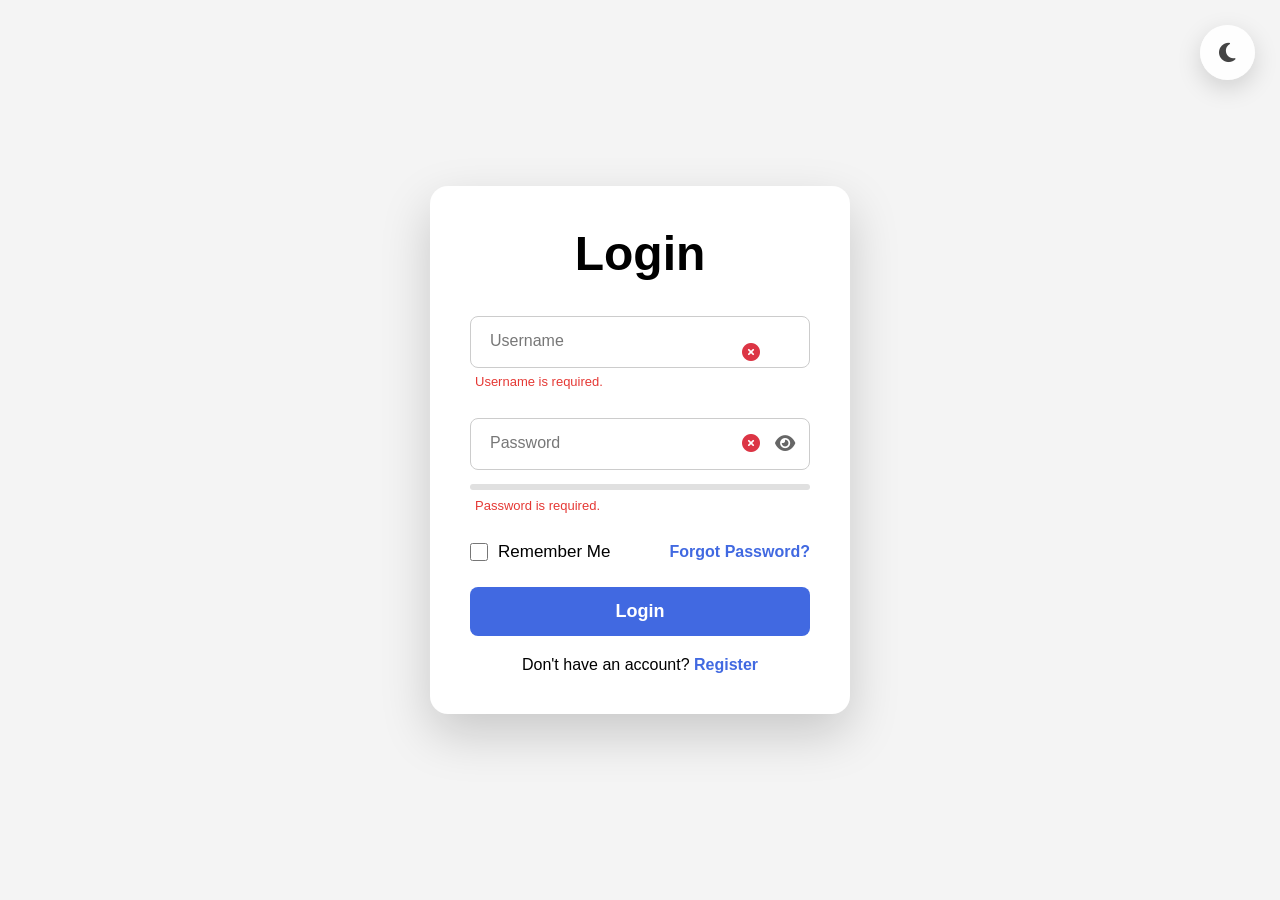
<file: index.html>
<!DOCTYPE html>
<html lang="en">

<!-- ===================================
        HEAD SECTION
=================================== -->

<head>

    <meta charset="UTF-8">
    <meta name="viewport" content="width=device-width, initial-scale=1.0">

    <title>Login Page</title>

    <!-- Main CSS -->
    <link rel="stylesheet" href="style.css">

    <!-- Font Awesome -->
    <link rel="stylesheet"
        href="https://cdnjs.cloudflare.com/ajax/libs/font-awesome/6.5.2/css/all.min.css">

</head>

<body>

    <!-- ===================================
            THEME TOGGLE BUTTON
    =================================== -->

    <button
        id="themeToggle"
        class="theme-btn"
        aria-label="Toggle Dark Mode">

        <i class="fa-solid fa-moon"></i>

    </button>


    <!-- ===================================
            LOGIN CARD
    =================================== -->

    <div class="login-container">

        <!-- ===================================
                LOGIN TITLE
        =================================== -->

        <h1>Login</h1>


        <!-- ===================================
                LOGIN FORM
        =================================== -->

        <form id="loginForm">

            <!-- ===================================
                    USERNAME
            =================================== -->

            <div class="input-group">

                <input
                    type="text"
                    id="username"
                    name="username"
                    placeholder=" "
                    autocomplete="username"
                    required>

                <label for="username">
                    Username
                </label>

                <!-- Validation Icon -->

                <span
                    id="usernameIcon"
                    class="validation-icon">
                </span>

                <!-- Error -->

                <small
                    id="usernameError"
                    class="error-message">
                </small>

            </div>


            <!-- ===================================
                    PASSWORD
            =================================== -->

            <div class="input-group">

                <div class="password-box">

                    <input
                        type="password"
                        id="password"
                        name="password"
                        placeholder=" "
                        autocomplete="current-password"
                        required>

                    <label for="password">
                        Password
                    </label>

                    <!-- Eye Button -->

                    <span id="togglePassword">

                        <i class="fa-solid fa-eye"></i>

                    </span>

                    <!-- Validation Icon -->

                    <span
                        id="passwordIcon"
                        class="validation-icon">
                    </span>

                </div>

                <!-- ===================================
                        PASSWORD STRENGTH
                =================================== -->

                <div class="strength-meter">

                    <div id="strengthBar"></div>

                </div>

                <p
                    id="strengthText"
                    class="strength-text">
                </p>

                <!-- Password Error -->

                <small
                    id="passwordError"
                    class="error-message">
                </small>

            </div>


            <!-- ===================================
                    OPTIONS
            =================================== -->

            <div class="options">

                <label class="remember-me">

                    <input
                        type="checkbox"
                        id="rememberMe">

                    Remember Me

                </label>

                <a
                    href="forgot.html"
                    class="forgot-password">

                    Forgot Password?

                </a>

            </div>


            <!-- ===================================
                    LOGIN BUTTON
            =================================== -->

            <button
                type="submit"
                id="loginButton">

                <span class="btn-text">

                    Login

                </span>

                <span class="spinner"></span>

            </button>


            <!-- ===================================
                    REGISTER
            =================================== -->

            <p class="bottom-text">

                Don't have an account?

                <a href="register.html">

                    Register

                </a>

            </p>

        </form>

    </div>


    <!-- ===================================
            TOAST
    =================================== -->

    <div
        id="toast"
        class="toast">
    </div>


    <!-- ===================================
            JAVASCRIPT
    =================================== -->

    <script src="script.js"></script>

</body>

</html>
</file>
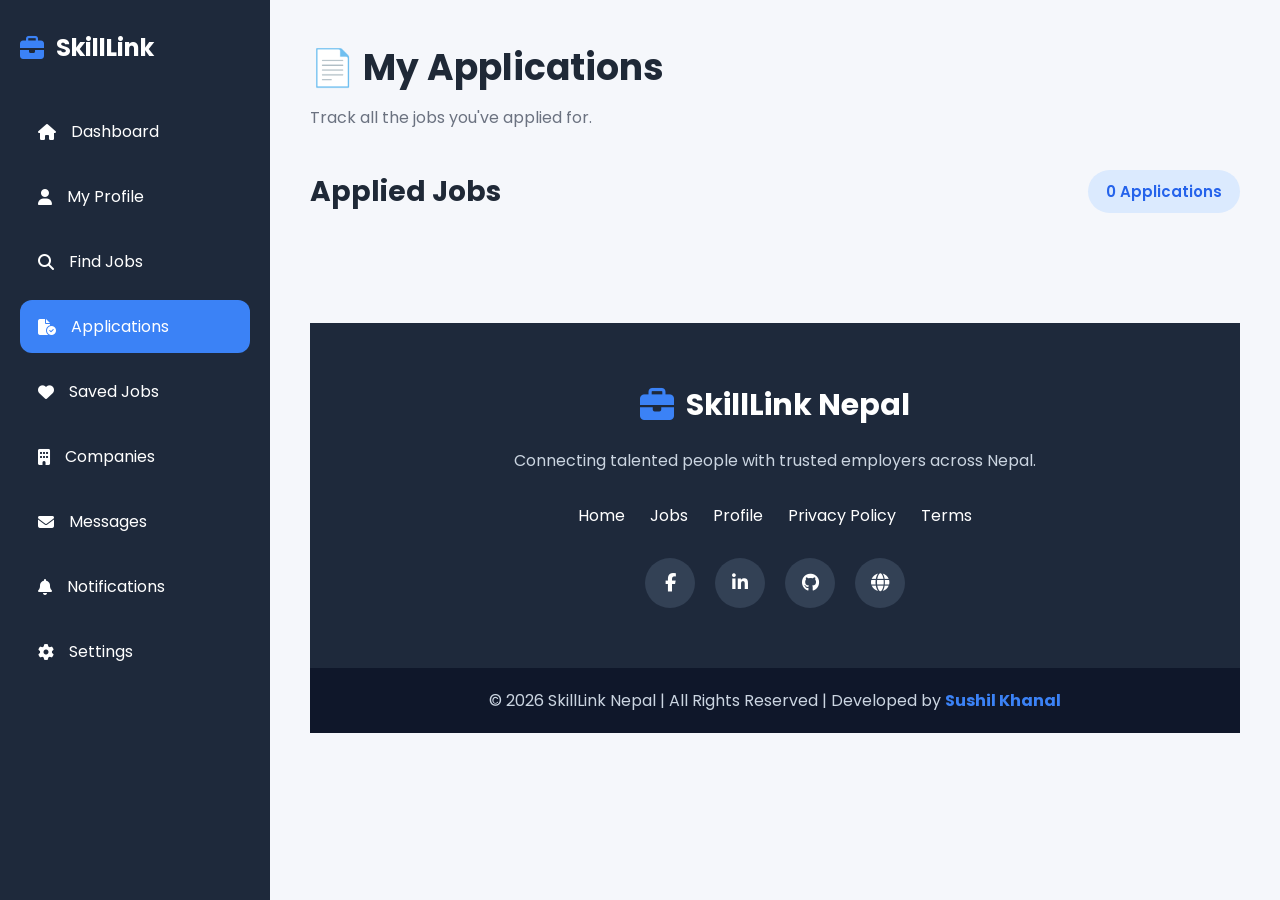
<file: applications.html>
<!DOCTYPE html>
<html lang="en">

<head>

<meta charset="UTF-8">

<meta name="viewport"
content="width=device-width, initial-scale=1.0">

<title>Applications | SkillLink Nepal</title>

<link rel="stylesheet" href="applications.css">

<link rel="stylesheet"
href="https://cdnjs.cloudflare.com/ajax/libs/font-awesome/6.5.2/css/all.min.css">

</head>

<body>

<div class="dashboard">

<!-- ==========================
        SIDEBAR
========================== -->

<aside class="sidebar">

<div class="logo">

<i class="fa-solid fa-briefcase"></i>

<span>SkillLink</span>

</div>

<nav>

<ul class="menu">

<li class="menu-item">
<i class="fa-solid fa-house"></i>
<span>Dashboard</span>
</li>

<li class="menu-item">
<i class="fa-solid fa-user"></i>
<span>My Profile</span>
</li>

<li class="menu-item">
<i class="fa-solid fa-magnifying-glass"></i>
<span>Find Jobs</span>
</li>

<li class="menu-item active">
<i class="fa-solid fa-file-circle-check"></i>
<span>Applications</span>
</li>

<li class="menu-item">
<i class="fa-solid fa-heart"></i>
<span>Saved Jobs</span>
</li>

<li class="menu-item">
<i class="fa-solid fa-building"></i>
<span>Companies</span>
</li>

<li class="menu-item">
<i class="fa-solid fa-envelope"></i>
<span>Messages</span>
</li>

<li class="menu-item">
<i class="fa-solid fa-bell"></i>
<span>Notifications</span>
</li>

<li class="menu-item">
<i class="fa-solid fa-gear"></i>
<span>Settings</span>
</li>

</ul>

</nav>

</aside>

<!-- ==========================
        MAIN CONTENT
========================== -->

<main class="main-content">

<header class="page-header">

<h1>

📄 My Applications

</h1>

<p>

Track all the jobs you've applied for.

</p>

</header>
<!-- ==========================
        APPLICATIONS SECTION
========================== -->

<section class="applications-section">

    <div class="section-title">

        <h2>Applied Jobs</h2>

        <span id="applicationCount">0 Applications</span>

    </div>

    <div id="applicationsContainer" class="application-grid">

        <!-- JavaScript will generate applications here -->

    </div>

</section>

<!-- ==========================
        EMPTY STATE
========================== -->

<section id="emptyState" class="empty-state">

    <i class="fa-solid fa-file-circle-xmark"></i>

    <h2>No Applications Yet</h2>

    <p>

        You haven't applied for any jobs yet.

        Browse jobs and start applying to your dream career.

    </p>

    <a href="findjobs.html">

        <button class="browse-btn">

            Browse Jobs

        </button>

    </a>

</section>
<!-- =====================================
        FOOTER
===================================== -->

<footer class="page-footer">

    <div class="footer-container">

        <div class="footer-logo">

            <i class="fa-solid fa-briefcase"></i>

            <h2>SkillLink Nepal</h2>

        </div>

        <p>

            Connecting talented people with trusted employers across Nepal.

        </p>

        <div class="footer-links">

            <a href="dashboard.html">Home</a>

            <a href="findjobs.html">Jobs</a>

            <a href="profile.html">Profile</a>

            <a href="#">Privacy Policy</a>

            <a href="#">Terms</a>

        </div>

        <div class="footer-social">

            <a href="#"><i class="fab fa-facebook-f"></i></a>

            <a href="#"><i class="fab fa-linkedin-in"></i></a>

            <a href="#"><i class="fab fa-github"></i></a>

            <a href="#"><i class="fas fa-globe"></i></a>

        </div>

    </div>

</footer>

<div class="copyright">

    © 2026 SkillLink Nepal | All Rights Reserved | Developed by
    <strong>Sushil Khanal</strong>

</div>

</main>

</div>

<script src="applications.js"></script>

</body>

</html>
</file>
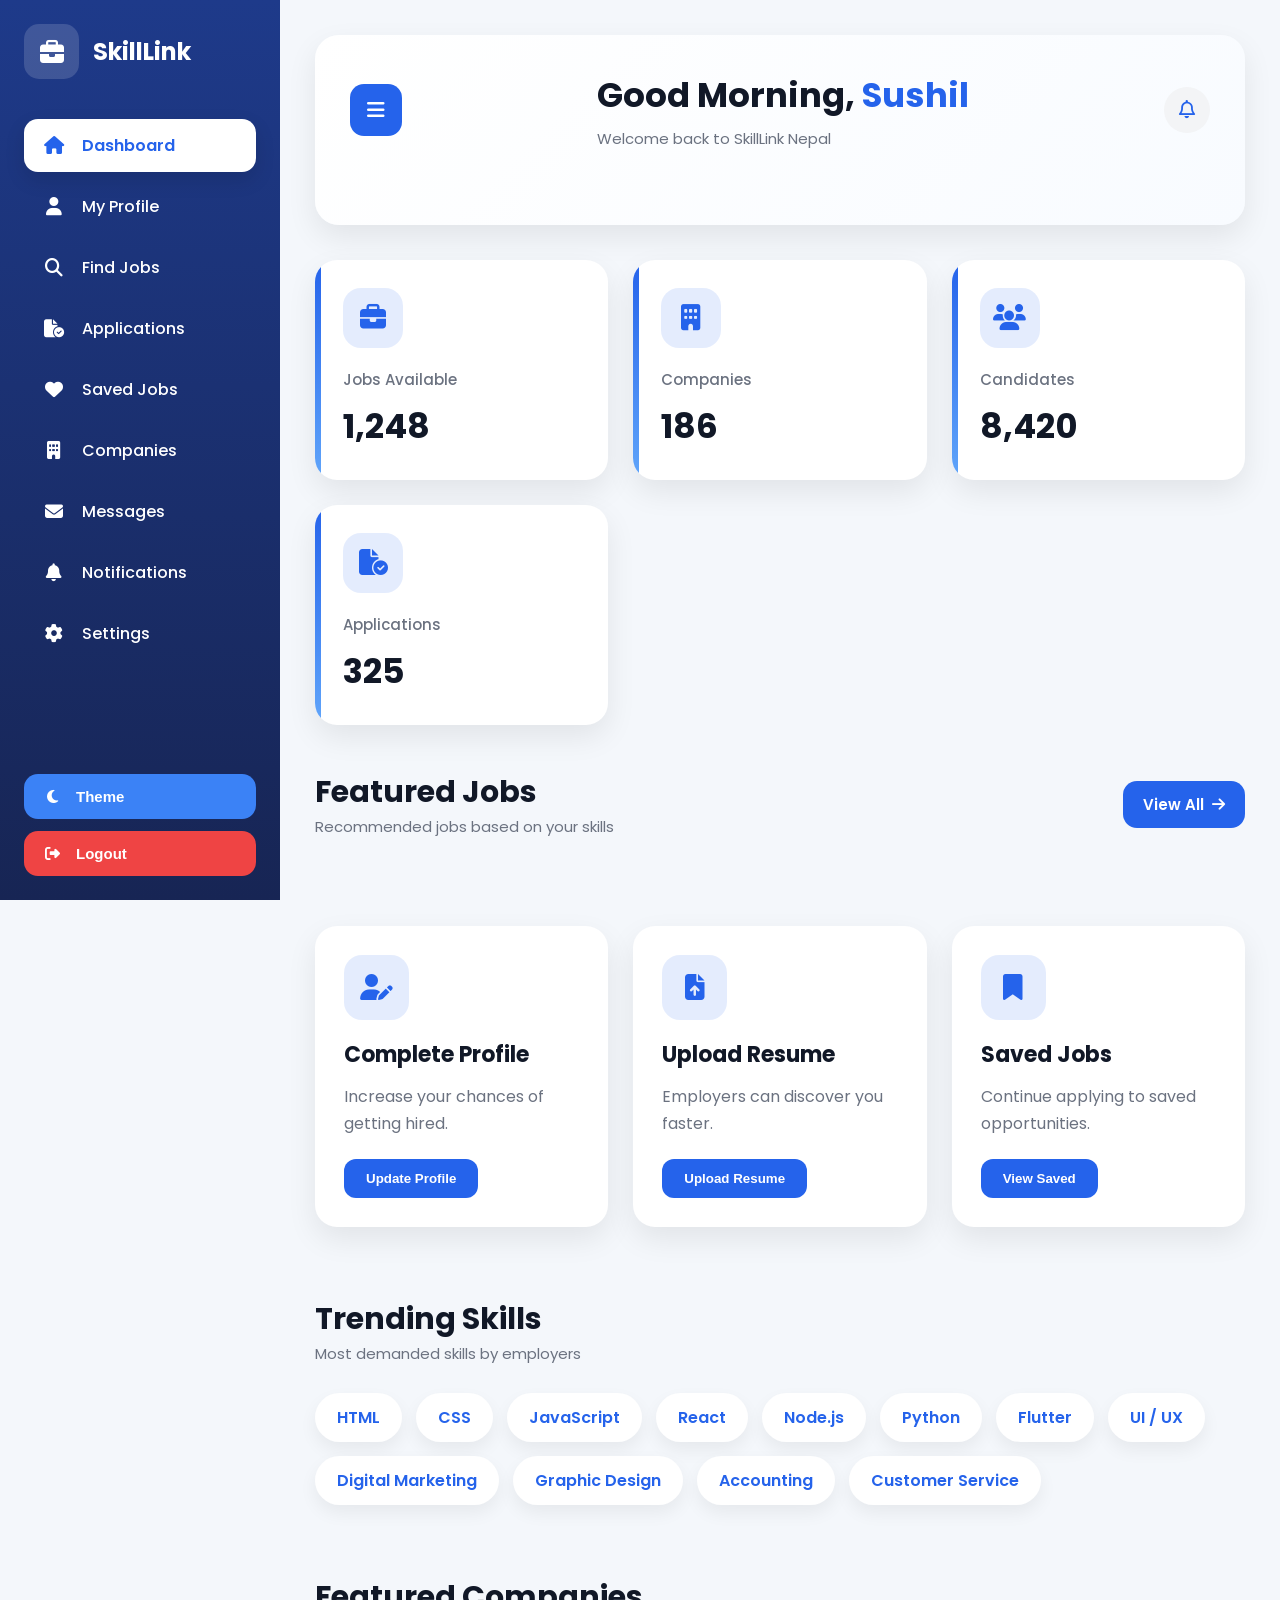
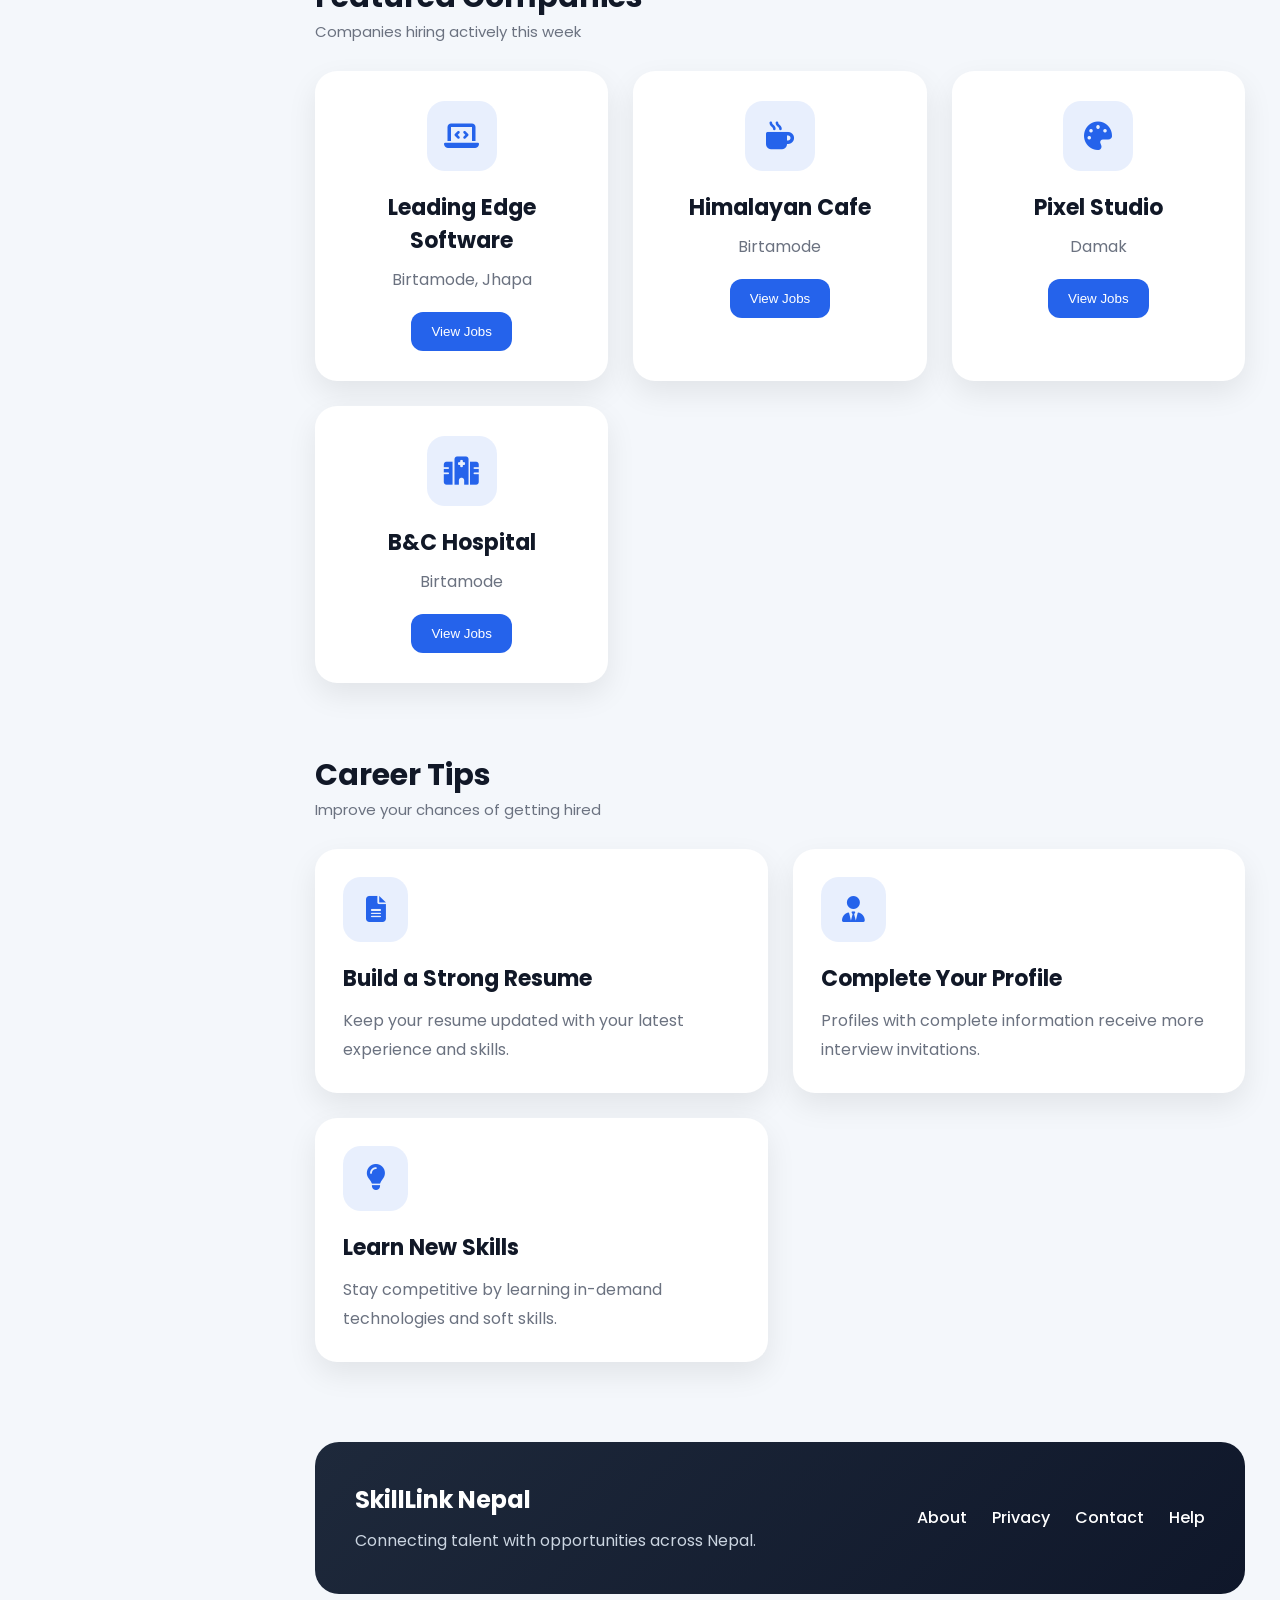
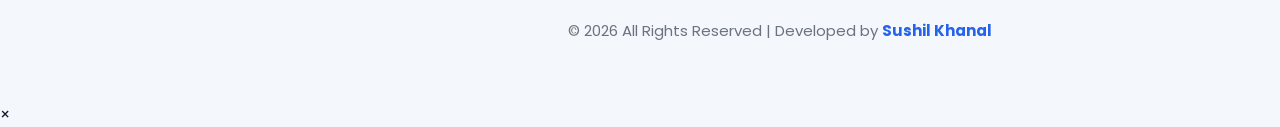
<file: dashboard.html>
<!DOCTYPE html>
<html lang="en">

<head>

    <meta charset="UTF-8">

    <meta name="viewport" content="width=device-width, initial-scale=1.0">

    <title>SkillLink Nepal</title>

    <!-- CSS -->
    <link rel="stylesheet" href="dashboard.css">

    <!-- Font Awesome -->
    <link rel="stylesheet"
        href="https://cdnjs.cloudflare.com/ajax/libs/font-awesome/6.5.2/css/all.min.css">

</head>

<body>
    

<div class="dashboard">

    <!-- Overlay -->
    <div id="overlay" class="overlay"></div>

    <!-- =========================
            SIDEBAR
    ========================== -->

    <aside id="sidebar" class="sidebar">

        <!-- Logo -->

        <div class="logo">

            <i class="fa-solid fa-briefcase"></i>

            <span>SkillLink</span>

        </div>

        <!-- Navigation -->

        <nav>

    <ul class="menu">

        <li class="menu-item active">
            <a href="dashboard.html" class="menu-link">
                <i class="fa-solid fa-house"></i>
                <span>Dashboard</span>
            </a>
        </li>

        <li class="menu-item">
            <a href="profile.html" class="menu-link">
                <i class="fa-solid fa-user"></i>
                <span>My Profile</span>
            </a>
        </li>

        <li class="menu-item">
            <a href="findjobs.html" class="menu-link">
                <i class="fa-solid fa-magnifying-glass"></i>
                <span>Find Jobs</span>
            </a>
        </li>

        <li class="menu-item">
            <a href="applications.html" class="menu-link">
                <i class="fa-solid fa-file-circle-check"></i>
                <span>Applications</span>
            </a>
        </li>

        <li class="menu-item">
            <a href="savedjobs.html" class="menu-link">
                <i class="fa-solid fa-heart"></i>
                <span>Saved Jobs</span>
            </a>
        </li>

        <li class="menu-item">
            <a href="companies.html" class="menu-link">
                <i class="fa-solid fa-building"></i>
                <span>Companies</span>
            </a>
        </li>

        <li class="menu-item">
            <a href="messages.html" class="menu-link">
                <i class="fa-solid fa-envelope"></i>
                <span>Messages</span>
            </a>
        </li>

        <li class="menu-item">
            <a href="notifications.html" class="menu-link">
                <i class="fa-solid fa-bell"></i>
                <span>Notifications</span>
            </a>
        </li>

        <li class="menu-item">
            <a href="settings.html" class="menu-link">
                <i class="fa-solid fa-gear"></i>
                <span>Settings</span>
            </a>
        </li>

    </ul>

</nav>

        <!-- Bottom Buttons -->

        <div class="sidebar-bottom">

            <button id="dashboardTheme">

                <i class="fa-solid fa-moon"></i>

                <span>Theme</span>

            </button>

            <button id="logoutBtn">

                <i class="fa-solid fa-right-from-bracket"></i>

                <span>Logout</span>

            </button>

        </div>

    </aside>

    <!-- =========================
            MAIN CONTENT
    ========================== -->

    <main id="mainContent" class="main-content">
        <!-- =========================
        HERO SECTION
========================= -->

<header class="hero">

    <!-- Top Navigation -->

    <div class="hero-top">

        <button id="menuToggle" class="menu-toggle">

            <i class="fa-solid fa-bars"></i>

        </button>

        <div class="hero-user">

            <h2 id="greeting">

                Good Morning,

                <span id="displayUsername">Sushil</span>

                

            </h2>

            <p id="currentDate">

                Welcome back to SkillLink Nepal

            </p>

        </div>

        <div class="notification-wrapper">

    <button class="icon-btn" id="notificationBtn">

        <i class="fa-regular fa-bell"></i>

    </button>

    <div class="notification-panel" id="notificationPanel">

        <h3>Notifications</h3>

        <div class="notification-item">

            🎉 Your application has been viewed.

        </div>

        <div class="notification-item">

            💼 New Frontend Developer job posted.

        </div>

        <div class="notification-item">

            ❤️ Job saved successfully.

        </div>

        <div class="notification-item">

            📩 You received a new message.

        </div>

        <div class="notification-item">

            🏢 Leading Edge Software posted a new job.

        </div>

  



    

    <!-- Hero Content -->

    <div class="hero-content">

        <h1>

            Find Your Dream Job in Nepal

        </h1>

        <p>

            Search thousands of verified jobs from trusted companies across Nepal.

        </p>

    </div>

    <!-- Search Bar -->

    <div class="search-box">

        <div class="search-input">

            <i class="fa-solid fa-magnifying-glass"></i>

            <input
                type="text"
                id="searchInput"
                placeholder="Job title, company or skills">

        </div>

        <div class="search-input">

            <i class="fa-solid fa-location-dot"></i>

            <select id="locationFilter">

                <option value="">All Locations</option>

                <option>Birtamode</option>

                <option>Damak</option>

                <option>Jhapa</option>

                <option>Kathmandu</option>

            </select>

        </div>

        <div class="search-input">

            <i class="fa-solid fa-layer-group"></i>

            <select id="categoryFilter">

                <option value="">All Categories</option>

                <option>IT</option>

                <option>Restaurant</option>

                <option>Marketing</option>

                <option>Finance</option>

            </select>

        </div>

        <button id="searchBtn">

            <i class="fa-solid fa-magnifying-glass"></i>

            Search

        </button>

    </div>

</header>



<!-- =========================
        DASHBOARD STATS
========================= -->

<section class="cards">

    <div class="card">

        <i class="fa-solid fa-briefcase"></i>

        <h3>Jobs Available</h3>

        <h2 id="jobCount">1,248</h2>

    </div>

    <div class="card">

        <i class="fa-solid fa-building"></i>

        <h3>Companies</h3>

        <h2 id="companyCount">186</h2>

    </div>

    <div class="card">

        <i class="fa-solid fa-users"></i>

        <h3>Candidates</h3>

        <h2 id="candidateCount">8,420</h2>

    </div>

    <div class="card">

        <i class="fa-solid fa-file-circle-check"></i>

        <h3>Applications</h3>

        <h2 id="applicationCount">325</h2>

    </div>

</section>
<!-- =========================
        FEATURED JOBS
========================= -->

<section class="featured-jobs">

    <div class="section-header">

        <div>

            <h2> Featured Jobs</h2>

            <p>Recommended jobs based on your skills</p>

        </div>

        <a href="jobs.html" class="view-all-btn">

            View All

            <i class="fa-solid fa-arrow-right"></i>

        </a>

    </div>

    <div id="jobsContainer" class="job-grid">

        <!-- Jobs will be loaded from dashboard.js -->

    </div>

</section>



<!-- =========================
        QUICK ACTIONS
========================= -->

<section class="quick-actions">

    <div class="action-card">

        <i class="fa-solid fa-user-pen"></i>

        <h3>Complete Profile</h3>

        <p>Increase your chances of getting hired.</p>

        <button>Update Profile</button>

    </div>

    <div class="action-card">

        <i class="fa-solid fa-file-arrow-up"></i>

        <h3>Upload Resume</h3>

        <p>Employers can discover you faster.</p>

        <button>Upload Resume</button>

    </div>

    <div class="action-card">

        <i class="fa-solid fa-bookmark"></i>

        <h3>Saved Jobs</h3>

        <p>Continue applying to saved opportunities.</p>

        <button>View Saved</button>

    </div>

</section>



<!-- =========================
        POPULAR SKILLS
========================= -->

<section class="skills-section">

    <div class="section-header">

        <div>

            <h2> Trending Skills</h2>

            <p>Most demanded skills by employers</p>

        </div>

    </div>

    <div class="skills">

        <span>HTML</span>

        <span>CSS</span>

        <span>JavaScript</span>

        <span>React</span>

        <span>Node.js</span>

        <span>Python</span>

        <span>Flutter</span>

        <span>UI / UX</span>

        <span>Digital Marketing</span>

        <span>Graphic Design</span>

        <span>Accounting</span>

        <span>Customer Service</span>

    </div>

</section>
<!-- =========================
        FEATURED COMPANIES
========================= -->

<section class="companies">

    <div class="section-header">

        <div>

            <h2> Featured Companies</h2>

            <p>Companies hiring actively this week</p>

        </div>

    </div>

    <div class="company-grid">

        <div class="company-card">

            <i class="fa-solid fa-laptop-code"></i>

            <h3>Leading Edge Software</h3>

            <p>Birtamode, Jhapa</p>

            <button>View Jobs</button>

        </div>

        <div class="company-card">

            <i class="fa-solid fa-mug-hot"></i>

            <h3>Himalayan Cafe</h3>

            <p>Birtamode</p>

            <button>View Jobs</button>

        </div>

        <div class="company-card">

            <i class="fa-solid fa-palette"></i>

            <h3>Pixel Studio</h3>

            <p>Damak</p>

            <button>View Jobs</button>

        </div>

        <div class="company-card">

            <i class="fa-solid fa-hospital"></i>

            <h3>B&C Hospital</h3>

            <p>Birtamode</p>

            <button>View Jobs</button>

        </div>

    </div>

</section>



<!-- =========================
        CAREER TIPS
========================= -->

<section class="career-tips">

    <div class="section-header">

        <div>

            <h2> Career Tips</h2>

            <p>Improve your chances of getting hired</p>

        </div>

    </div>

    <div class="tips-grid">

        <div class="tip-card">

            <i class="fa-solid fa-file-lines"></i>

            <h3>Build a Strong Resume</h3>

            <p>
                Keep your resume updated with your latest
                experience and skills.
            </p>

        </div>

        <div class="tip-card">

            <i class="fa-solid fa-user-tie"></i>

            <h3>Complete Your Profile</h3>

            <p>
                Profiles with complete information receive
                more interview invitations.
            </p>

        </div>

        <div class="tip-card">

            <i class="fa-solid fa-lightbulb"></i>

            <h3>Learn New Skills</h3>

            <p>
                Stay competitive by learning in-demand
                technologies and soft skills.
            </p>

        </div>

    </div>

</section>



<!-- =========================
        FOOTER
========================= -->

<!-- =========================
        FOOTER
========================= -->

<footer class="dashboard-footer">

    <div class="footer-left">

        <h3>SkillLink Nepal</h3>

        <p>Connecting talent with opportunities across Nepal.</p>

    </div>

    <div class="footer-right">

        <a href="#">About</a>

        <a href="#">Privacy</a>

        <a href="#">Contact</a>

        <a href="#">Help</a>

    </div>

</footer>

<div class="copyright">

    © 2026 All Rights Reserved | Developed by <strong>Sushil Khanal</strong>

</div>

</main>

</div>
<!-- ======================================
     JOB DETAILS MODAL
====================================== -->

<div class="job-modal" id="jobModal">

    <div class="modal-box">

        <span class="close-modal" id="closeModal">
            &times;
        </span>

        <div id="modalContent">

        </div>

    </div>

</div>

<script src="dashboard.js"></script>

</body>

</html>
</file>
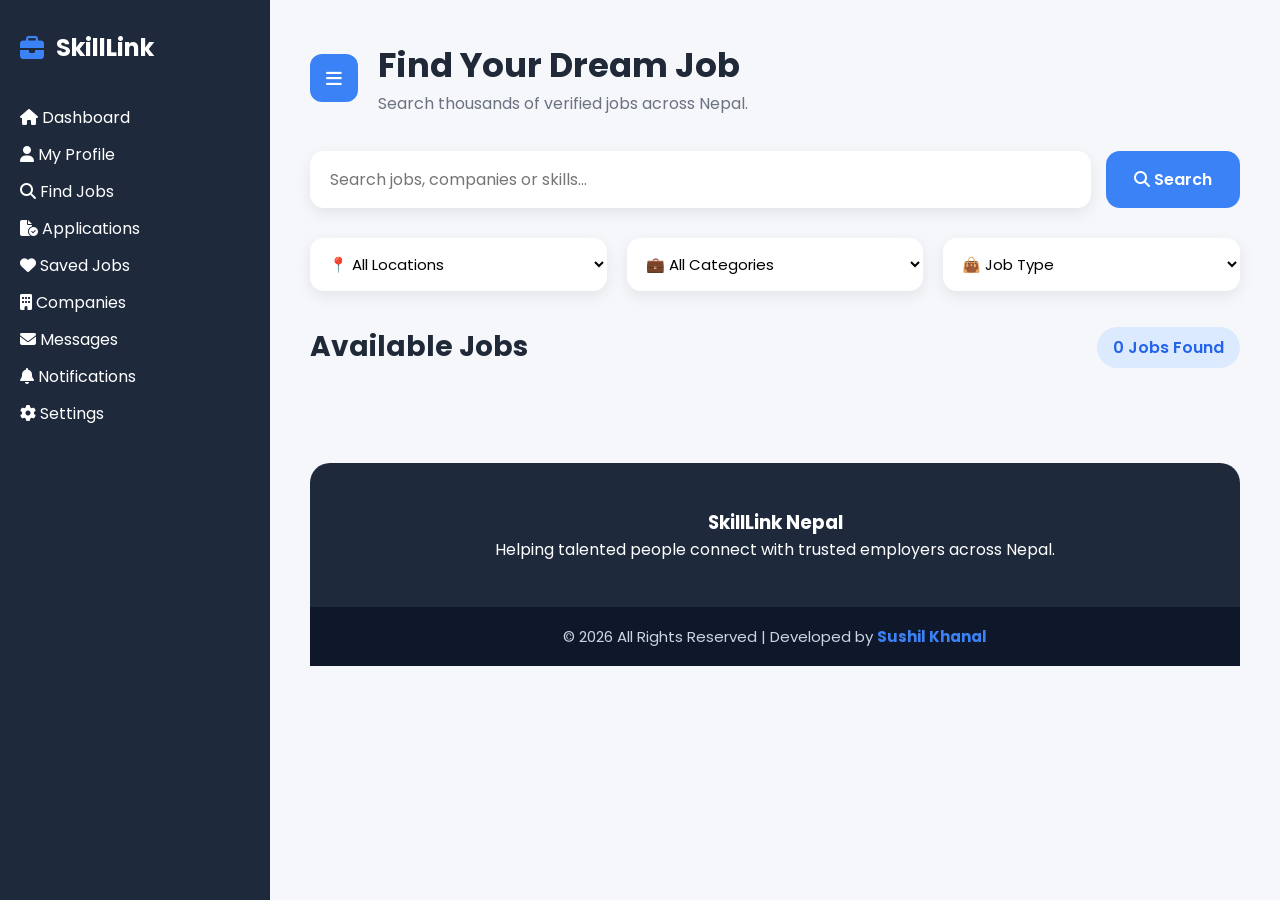
<file: findjobs.html>
<!DOCTYPE html>
<html lang="en">

<head>

    <meta charset="UTF-8">

    <meta name="viewport" content="width=device-width, initial-scale=1.0">

    <title>Find Jobs | SkillLink Nepal</title>

    <link rel="stylesheet" href="findjobs.css">

    <link rel="stylesheet"
        href="https://cdnjs.cloudflare.com/ajax/libs/font-awesome/6.5.2/css/all.min.css">

</head>

<body>

<div class="dashboard">

<!-- ==========================
        SIDEBAR
========================== -->

<aside class="sidebar">

    <div class="logo">

        <i class="fa-solid fa-briefcase"></i>

        <span>SkillLink</span>

    </div>

    <nav>

        <ul class="menu">

            <li class="menu-item">

                <i class="fa-solid fa-house"></i>

                <span>Dashboard</span>

            </li>

            <li class="menu-item">

                <i class="fa-solid fa-user"></i>

                <span>My Profile</span>

            </li>

            <li class="menu-item active">

                <i class="fa-solid fa-magnifying-glass"></i>

                <span>Find Jobs</span>

            </li>

            <li class="menu-item">

                <i class="fa-solid fa-file-circle-check"></i>

                <span>Applications</span>

            </li>

            <li class="menu-item">

                <i class="fa-solid fa-heart"></i>

                <span>Saved Jobs</span>

            </li>

            <li class="menu-item">

                <i class="fa-solid fa-building"></i>

                <span>Companies</span>

            </li>

            <li class="menu-item">

                <i class="fa-solid fa-envelope"></i>

                <span>Messages</span>

            </li>

            <li class="menu-item">

                <i class="fa-solid fa-bell"></i>

                <span>Notifications</span>

            </li>

            <li class="menu-item">

                <i class="fa-solid fa-gear"></i>

                <span>Settings</span>

            </li>

        </ul>

    </nav>

</aside>

<!-- ==========================
        MAIN CONTENT
========================== -->

<main class="main-content">

<header class="page-header">

    <button class="menu-toggle">

        <i class="fa-solid fa-bars"></i>

    </button>

    <div>

        <h1>Find Your Dream Job</h1>

        <p>Search thousands of verified jobs across Nepal.</p>

    </div>

</header>
<!-- =====================================
        SEARCH SECTION
====================================== -->

<section class="search-section">

    <div class="search-box">

        <input
            type="text"
            id="searchInput"
            placeholder="Search jobs, companies or skills...">

        <button id="searchBtn">

            <i class="fa-solid fa-magnifying-glass"></i>

            Search

        </button>

    </div>

</section>

<!-- =====================================
        FILTERS
====================================== -->

<section class="filters">

    <select id="locationFilter">

        <option value="">📍 All Locations</option>

        <option>Birtamode</option>

        <option>Damak</option>

        <option>Jhapa</option>

        <option>Kathmandu</option>

        <option>Pokhara</option>

    </select>

    <select id="categoryFilter">

        <option value="">💼 All Categories</option>

        <option>IT</option>

        <option>Restaurant</option>

        <option>Marketing</option>

        <option>Finance</option>

        <option>Design</option>

    </select>

    <select id="typeFilter">

        <option value="">👜 Job Type</option>

        <option>Full Time</option>

        <option>Part Time</option>

        <option>Internship</option>

        <option>Remote</option>

    </select>

</section>

<!-- =====================================
        JOB LIST
====================================== -->

<section class="jobs-section">

    <div class="section-title">

        <h2>Available Jobs</h2>

        <span id="jobCount">0 Jobs Found</span>

    </div>

    <div id="jobsContainer" class="job-grid">

        <!-- JavaScript will generate jobs here -->

    </div>

</section>
<!-- =====================================
        JOB DETAILS MODAL
===================================== -->

<div id="jobModal" class="job-modal">

    <div class="job-modal-content">

        <span id="closeModal" class="close-modal">

            &times;

        </span>

        <div id="modalContent">

            <!-- Job details will appear here -->

        </div>

    </div>

</div>

<!-- =====================================
        FOOTER
===================================== -->

<footer class="page-footer">

    <h3>SkillLink Nepal</h3>

    <p>

        Helping talented people connect with trusted employers across Nepal.

    </p>

</footer>

<!-- =====================================
        COPYRIGHT
===================================== -->

<div class="copyright">

    © 2026 All Rights Reserved | Developed by <strong>Sushil Khanal</strong>

</div>

</main>

</div>

<script src="findjobs.js"></script>
<!-- =====================================
        JOB DETAILS MODAL
===================================== -->

<div id="jobModal" class="job-modal">

    <div class="job-modal-content">

        <span id="closeModal" class="close-modal">

            &times;

        </span>

        <div id="modalContent">

        </div>

    </div>

</div>

</body>

</html>
</file>
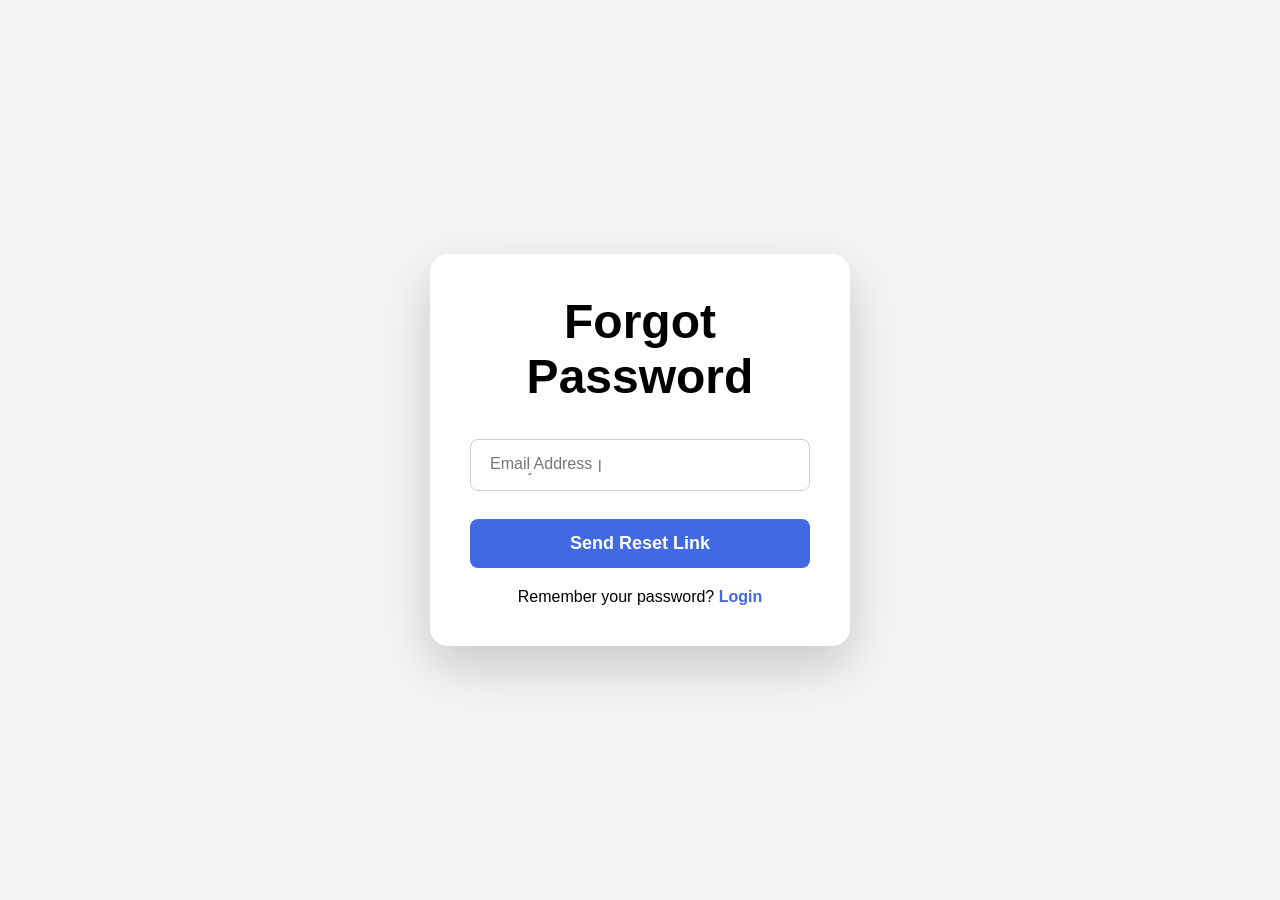
<file: forgot.html>
<!DOCTYPE html>
<html lang="en">

<head>
    <meta charset="UTF-8">
    <meta name="viewport" content="width=device-width, initial-scale=1.0">
    <title>Forgot Password</title>

    <link rel="stylesheet" href="style.css">
</head>

<body>

    <div class="login-container">

        <h1>Forgot Password</h1>

        <form id="forgotForm">

            <div class="input-group">

                <label for="email">Email Address</label>

                <input
                    type="email"
                    id="email"
                    placeholder="Enter your email"
                    required>

            </div>

            <button type="submit">
                Send Reset Link
            </button>

            <p class="bottom-text">
                Remember your password?
                <a href="index.html">Login</a>
            </p>

        </form>

    </div>

    <script src="script.js"></script>

</body>

</html>
</file>
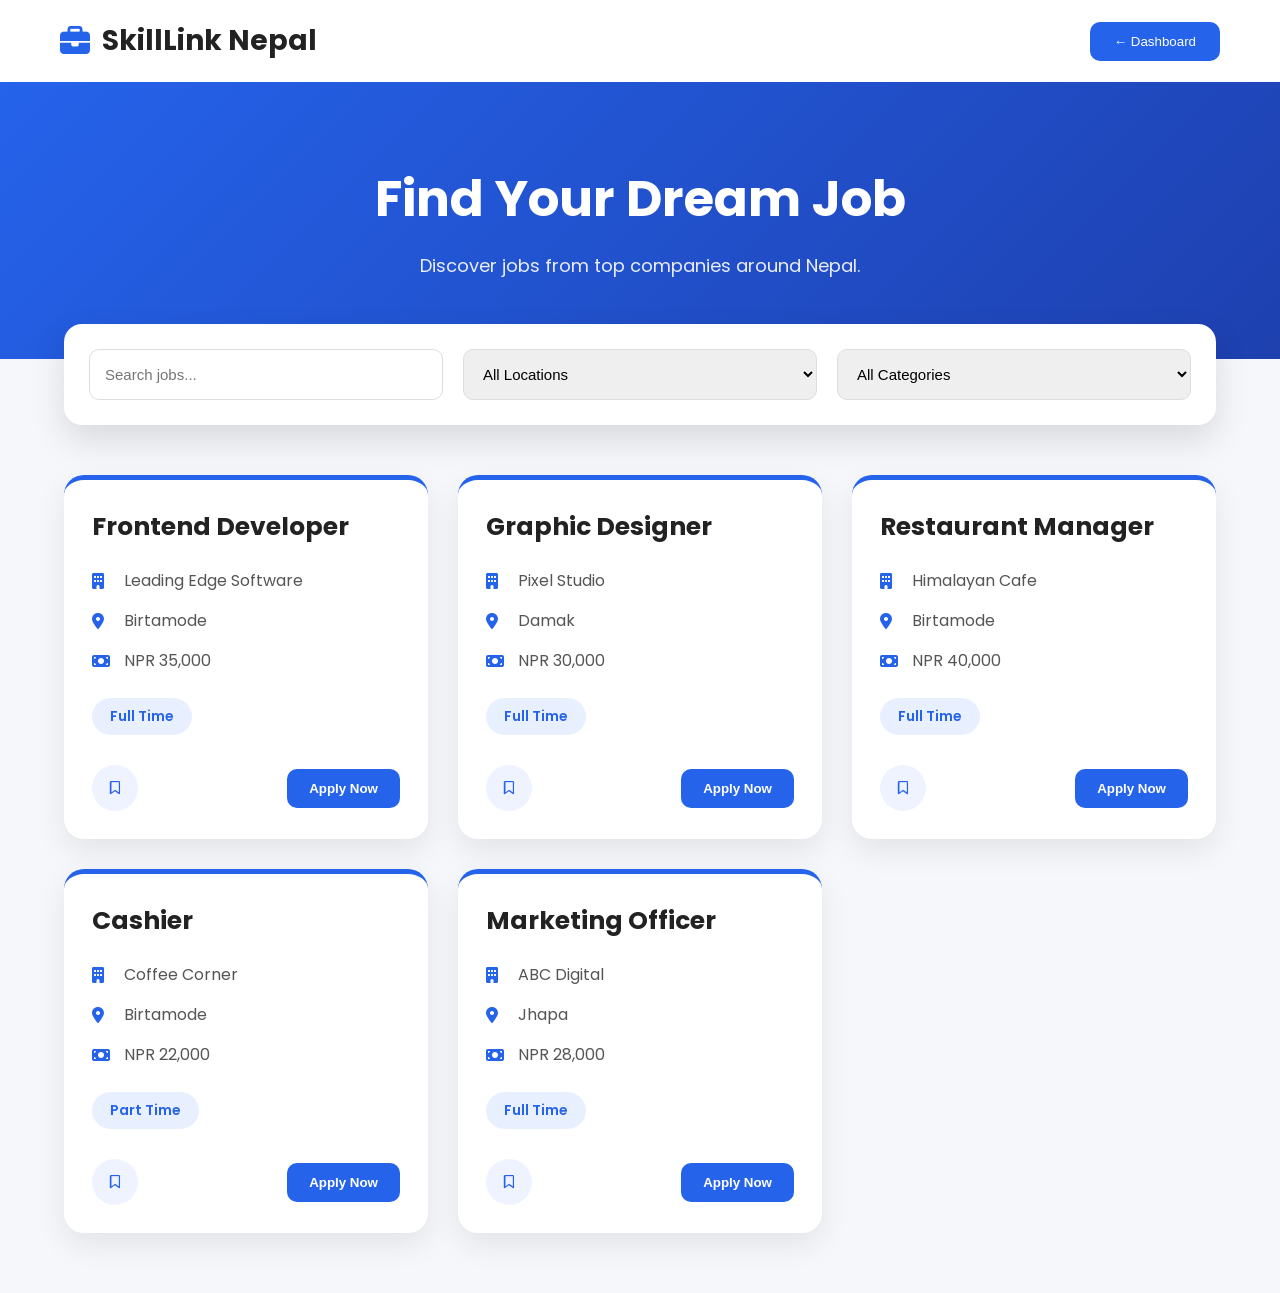
<file: jobs.html>
<!DOCTYPE html>
<html lang="en">

<head>

    <meta charset="UTF-8">

    <meta name="viewport" content="width=device-width, initial-scale=1.0">

    <title>All Jobs | SkillLink Nepal</title>

    <link rel="stylesheet" href="jobs.css">

    <link rel="stylesheet"
    href="https://cdnjs.cloudflare.com/ajax/libs/font-awesome/6.5.2/css/all.min.css">

</head>

<body>

<header class="header">

    <div class="logo">

        <i class="fa-solid fa-briefcase"></i>

        <h2>SkillLink Nepal</h2>

    </div>

    <a href="dashboard.html">

        <button>

            ← Dashboard

        </button>

    </a>

</header>



<section class="hero">

    <h1>

        Find Your Dream Job

    </h1>

    <p>

        Discover jobs from top companies around Nepal.

    </p>

</section>



<section class="search-area">

    <input
    type="text"
    id="searchInput"
    placeholder="Search jobs...">

    <select id="locationFilter">

        <option value="">All Locations</option>

        <option>Birtamode</option>

        <option>Damak</option>

        <option>Jhapa</option>

    </select>

    <select id="categoryFilter">

        <option value="">All Categories</option>

        <option>IT</option>

        <option>Design</option>

        <option>Restaurant</option>

        <option>Marketing</option>

    </select>

</section>



<section id="jobsContainer" class="jobs-grid">

</section>



<script src="jobs.js"></script>

</body>

</html>
</file>
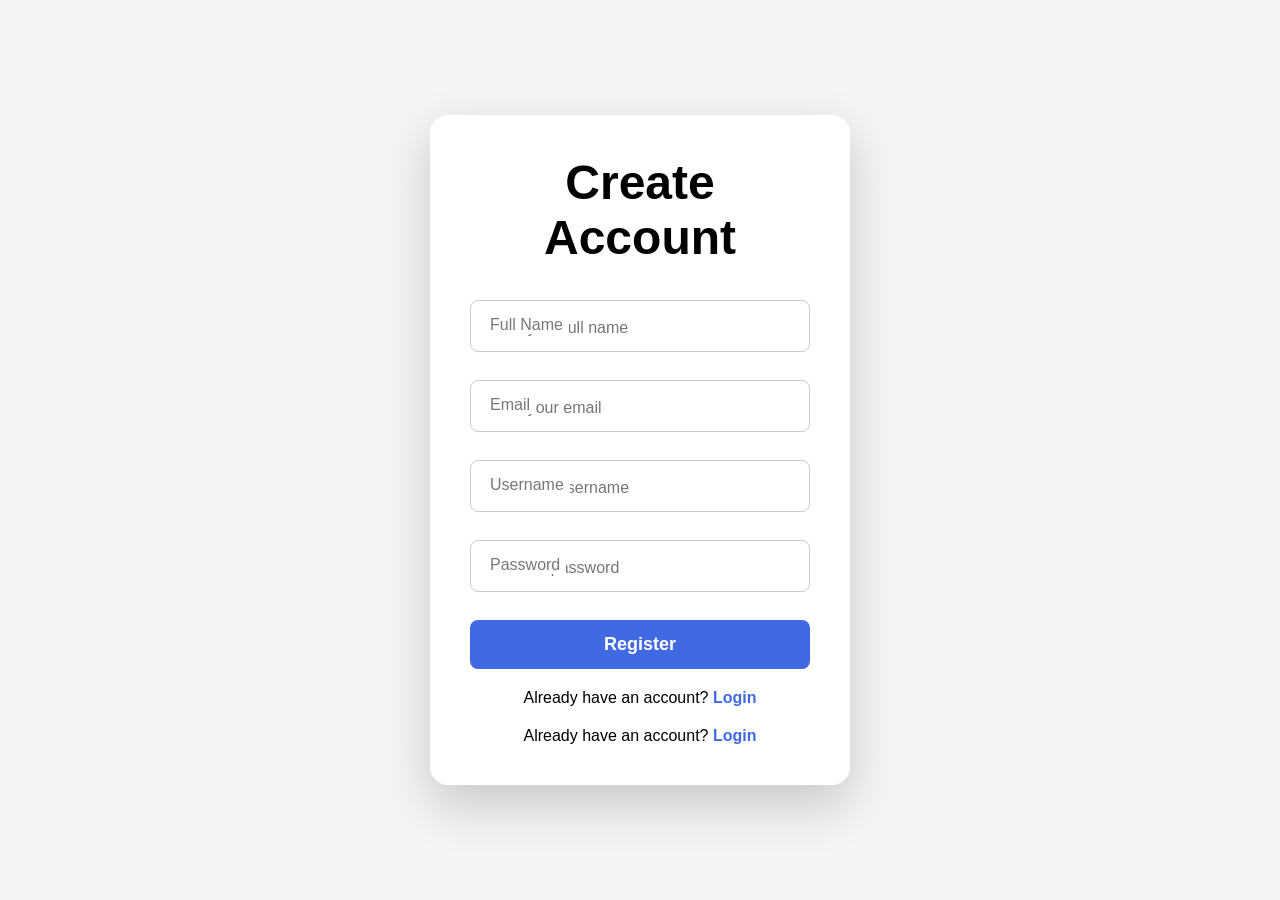
<file: register.html>
<!DOCTYPE html>
<html lang="en">

<head>
    <meta charset="UTF-8">
    <meta name="viewport" content="width=device-width, initial-scale=1.0">
    <title>Register</title>

    <link rel="stylesheet" href="style.css">
</head>

<body>

    <div class="login-container">

        <h1>Create Account</h1>

        <form id="registerForm">

            <div class="input-group">
                <label for="fullname">Full Name</label>

                <input
                    type="text"
                    id="fullname"
                    placeholder="Enter your full name"
                    required>
            </div>

            <div class="input-group">
                <label for="email">Email</label>

                <input
                    type="email"
                    id="email"
                    placeholder="Enter your email"
                    required>
            </div>

            <div class="input-group">
                <label for="username">Username</label>

                <input
                    type="text"
                    id="username"
                    placeholder="Choose a username"
                    required>
            </div>

            <div class="input-group">
                <label for="password">Password</label>

                <input
                    type="password"
                    id="password"
                    placeholder="Create a password"
                    required>
            </div>

            <button type="submit">
                Register
            </button>

            <p class="bottom-text">
                Already have an account?
                <a href="index.html">Login</a>
            </p>
            <p class="bottom-text">
    Already have an account?
    <a href="index.html">Login</a>
</p>

        </form>

    </div>

    <script src="script.js"></script>

</body>

</html>
</file>
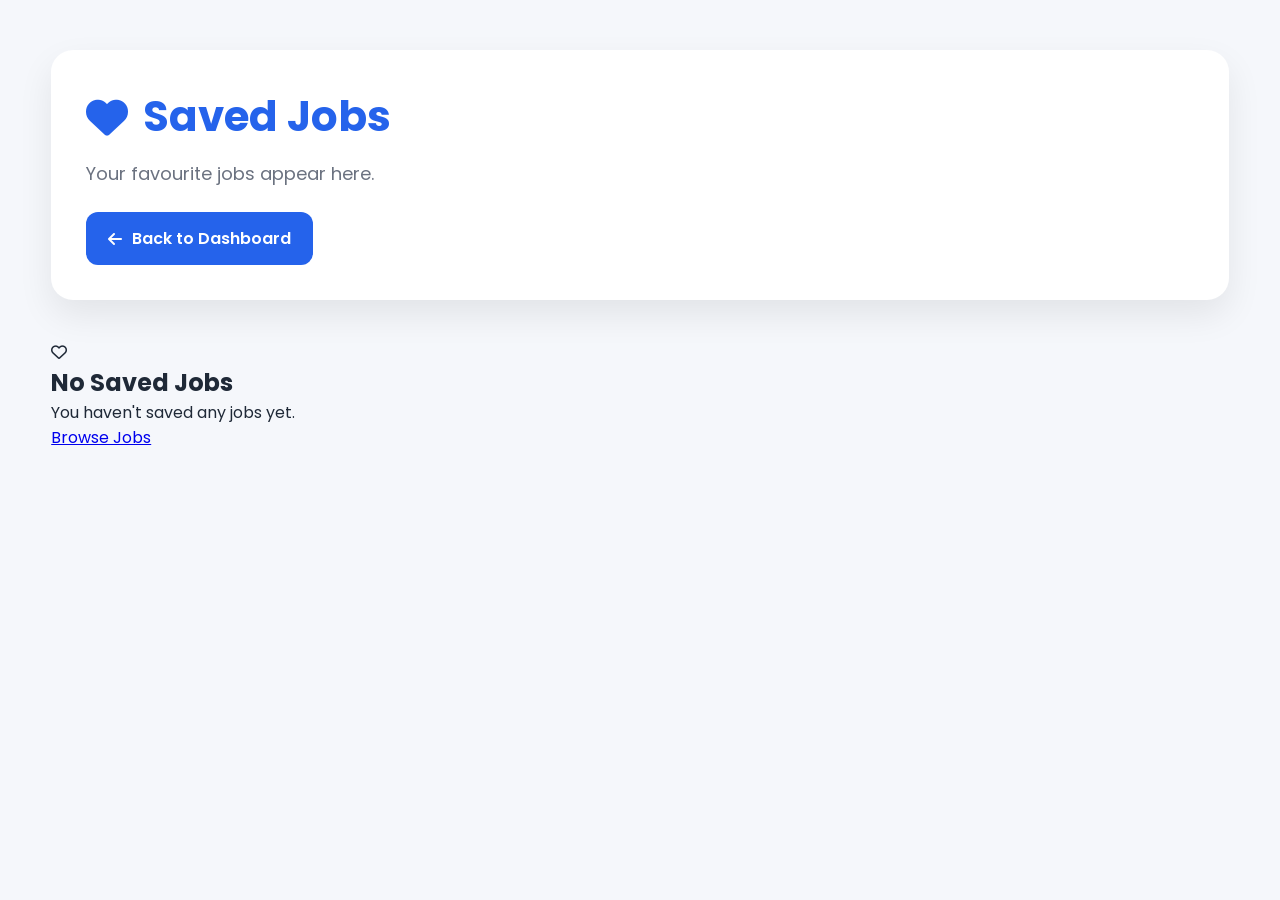
<file: savedjobs.html>
<!DOCTYPE html>
<html lang="en">

<head>

<meta charset="UTF-8">

<meta name="viewport" content="width=device-width, initial-scale=1.0">

<title>Saved Jobs | SkillLink Nepal</title>

<link rel="stylesheet" href="savedjobs.css">

<link rel="stylesheet"
href="https://cdnjs.cloudflare.com/ajax/libs/font-awesome/6.5.2/css/all.min.css">

</head>

<body>

<div class="container">

<header>

<h1>

<i class="fa-solid fa-heart"></i>

Saved Jobs

</h1>

<p>Your favourite jobs appear here.</p>

<a href="dashboard.html" class="back-btn">

<i class="fa-solid fa-arrow-left"></i>

Back to Dashboard

</a>

</header>

<div id="savedJobsContainer" class="jobs-grid">

</div>

</div>

<script src="savedjobs.js"></script>

</body>

</html>
</file>
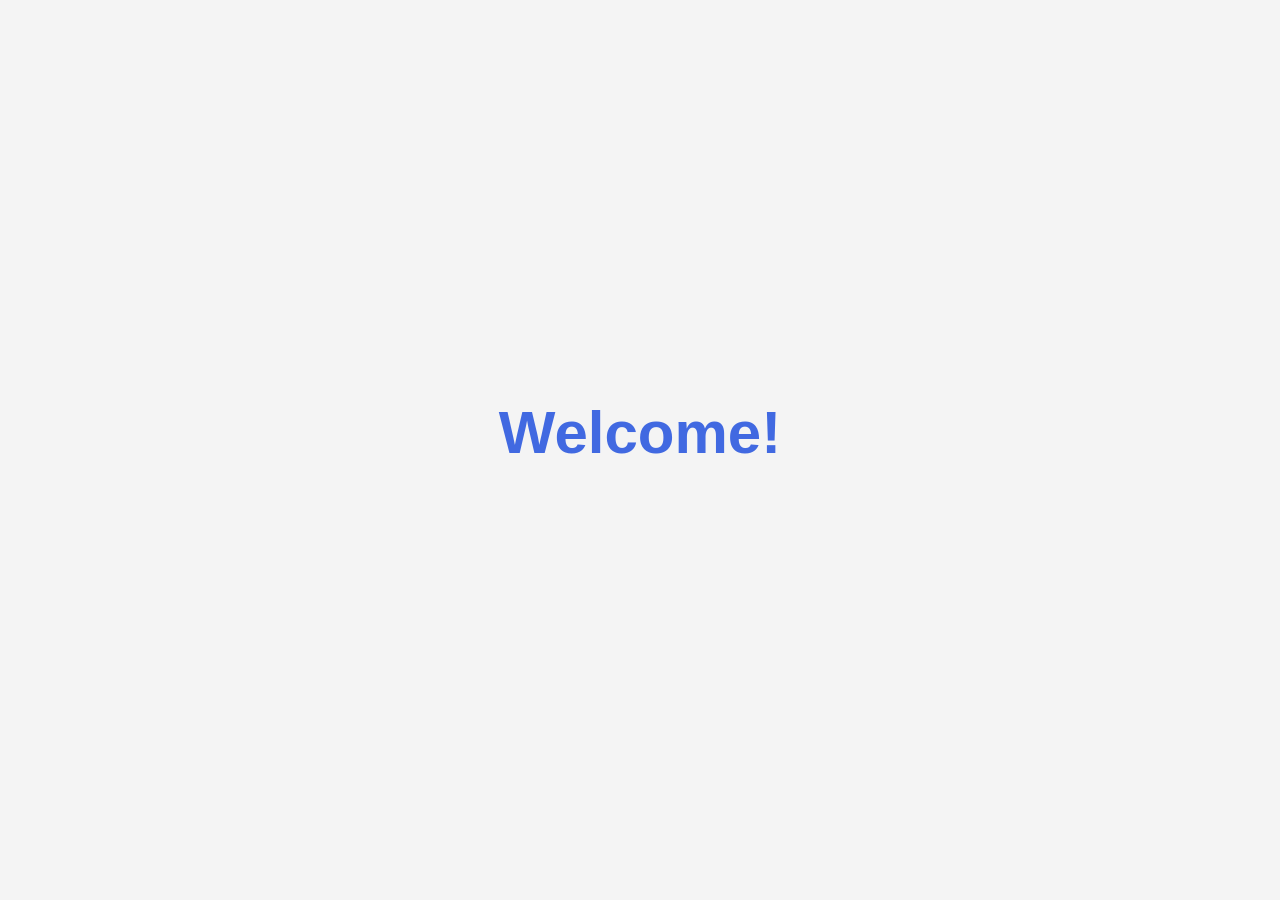
<file: welcome.html>
<!DOCTYPE html>
<html lang="en">
<head>
    <meta charset="UTF-8">
    <meta name="viewport" content="width=device-width, initial-scale=1.0">
    <title>Welcome</title>
    <link rel="stylesheet" href="style.css">

    <style>

        body{
            margin:0;
            display:flex;
            justify-content:center;
            align-items:center;
            height:100vh;
            font-family:Arial, sans-serif;
            background:#f4f4f4;
        }

        h1{
            font-size:60px;
            color:royalblue;
        }

    </style>
</head>
<body>

<h1>Welcome!</h1>

</body>
</html>
</file>
<file: style.css>
/* ===================================
   RESET & GLOBAL
=================================== */

*{
    margin:0;
    padding:0;
    box-sizing:border-box;
}

body{

    font-family:Arial, Helvetica, sans-serif;

    background:#f4f4f4;

    display:flex;
    justify-content:center;
    align-items:center;

    min-height:100vh;

    transition:.35s;
}


/* ===================================
   LOGIN CARD
=================================== */

.login-container{

    width:420px;

    background:#fff;

    padding:40px;

    border-radius:18px;

    box-shadow:0 20px 50px rgba(0,0,0,.18);

    transition:.35s;

}

.login-container:hover{

    transform:translateY(-8px);

    box-shadow:0 30px 70px rgba(0,0,0,.25);

}

h1{

    text-align:center;

    font-size:48px;

    margin-bottom:35px;

}


/* ===================================
   INPUT GROUP
=================================== */

.input-group{

    position:relative;

    margin-bottom:28px;

}

.input-group input{

    width:100%;

    padding:18px 50px 14px 14px;

    border:1px solid #ccc;

    border-radius:8px;

    font-size:16px;

    background:white;

    transition:.3s;

}

.input-group input:hover{

    border-color:royalblue;

}

.input-group input:focus{

    outline:none;

    border-color:royalblue;

    box-shadow:0 0 8px rgba(65,105,225,.25);

}


/* ===================================
   FLOATING LABEL
=================================== */

.input-group label{

    position:absolute;

    left:14px;

    top:16px;

    background:white;

    padding:0 6px;

    color:#777;

    font-size:16px;

    pointer-events:none;

    transition:.3s;

}

.input-group input:focus + label,
.input-group input:not(:placeholder-shown) + label{

    top:-10px;

    left:12px;

    color:royalblue;

    font-size:13px;

    font-weight:bold;

}


/* ===================================
   PASSWORD BOX
=================================== */

.password-box{

    position:relative;

}

#togglePassword{

    position:absolute;

    right:15px;

    top:50%;

    transform:translateY(-50%);

    cursor:pointer;

    color:#666;

    font-size:18px;

    transition:.3s;

}

#togglePassword:hover{

    color:royalblue;

}


/* ===================================
   OPTIONS
=================================== */

.options{

    display:flex;

    justify-content:space-between;

    align-items:center;

    margin-bottom:25px;

}

.remember-me{

    display:flex;

    align-items:center;

    gap:10px;

    font-size:17px;

    cursor:pointer;

}

.remember-me input{

    width:18px;

    height:18px;

}


/* ===================================
   LINKS
=================================== */

.forgot-password,
.bottom-text a{

    color:royalblue;

    text-decoration:none;

    font-weight:bold;

    transition:.3s;

}

.forgot-password:hover,
.bottom-text a:hover{

    text-decoration:underline;

}

.bottom-text{

    margin-top:20px;

    text-align:center;

}


/* ===================================
   BUTTON
=================================== */

button:not(.theme-btn){

    width:100%;

    padding:14px;

    border:none;

    border-radius:8px;

    background:royalblue;

    color:white;

    font-size:18px;

    font-weight:bold;

    cursor:pointer;

    transition:.3s;

}

button:not(.theme-btn):hover{

    background:#1f4ed8;

    transform:translateY(-3px);

}

button:not(.theme-btn):active{

    transform:scale(.98);

}


/* ===================================
   THEME BUTTON
=================================== */

/* ===================================
   THEME BUTTON
=================================== */

.theme-btn{

    position: fixed;

    top: 25px;
    right: 25px;

    width: 55px;
    height: 55px;

    border: none;
    border-radius: 50%;

    background: rgba(255,255,255,.85);

    backdrop-filter: blur(12px);

    box-shadow:
        0 8px 25px rgba(0,0,0,.15);

    display: flex;
    justify-content: center;
    align-items: center;

    cursor: pointer;

    transition: all .35s ease;

    z-index: 1000;
}

.theme-btn i{

    font-size:22px;

    color:#444;

    transition:.35s;
}

.theme-btn:hover{

    transform:translateY(-3px) rotate(20deg);

    box-shadow:
        0 12px 35px rgba(0,0,0,.22);

}


/* ===================================
   DARK MODE
=================================== */

.dark-mode{

    background:#121212;

}

.dark-mode .login-container{

    background:#1f1f1f;

    color:white;

}

.dark-mode h1,
.dark-mode .bottom-text{

    color:white;

}

.dark-mode input{

    background:#2b2b2b;

    color:white;

    border-color:#555;

}

.dark-mode input::placeholder{

    color:transparent;

}

.dark-mode .input-group label{

    background:#1f1f1f;

    color:#bbb;

}

.dark-mode input:focus + label,
.dark-mode input:not(:placeholder-shown) + label{

    color:#66a3ff;

}

.dark-mode .forgot-password,
.dark-mode .bottom-text a{

    color:#66a3ff;

}
.dark-mode .theme-btn{

    background:rgba(40,40,40,.9);

}

.dark-mode .theme-btn i{

    color:#FFD54F;

}


/* ===================================
   RESPONSIVE
=================================== */

@media(max-width:768px){

    .login-container{

        width:90%;

        padding:30px;

    }

    h1{

        font-size:36px;

    }

    .options{

        flex-direction:column;

        align-items:flex-start;

        gap:15px;

    }

}
/* ===================================
   Hide Microsoft Edge Password Reveal
=================================== */

input::-ms-reveal,
input::-ms-clear {
    display: none;
}

input[type="password"]::-ms-reveal {
    display: none;
}

/* Chromium browsers (Edge/Chrome) */
input[type="password"]::-webkit-credentials-auto-fill-button {
    visibility: hidden;
    display: none !important;
}
/* ===================================
   LOGIN BUTTON SPINNER
=================================== */

#loginButton{
    position: relative;
    overflow: hidden;
}

.spinner{

    display: none;

    width: 20px;
    height: 20px;

   border: 2.5px solid rgba(255,255,255,.35);
border-top: 2.5px solid white;
    border-radius: 50%;

    animation: spin 2s linear infinite;

    margin: auto;
}

.loading .btn-text{
    display:none;
}

.loading .spinner{
    display:block;
}

@keyframes spin{

    from{
        transform: rotate(0deg);
    }

    to{
        transform: rotate(360deg);
    }

}
/* ===================================
   ERROR MESSAGE
=================================== */

.error-message{

    display: block;

    margin-top: 6px;

    margin-left: 5px;

    color: #e53935;

    font-size: 13px;

    font-weight: 500;

    min-height: 16px;

}
/* ===================================
   TOAST NOTIFICATION
=================================== */

.toast{

    position: fixed;

    top: 25px;
    left: 50%;

    transform: translateX(-50%) translateY(-100px);

    background: #333;

    color: white;

    padding: 15px 28px;

    border-radius: 10px;

    font-size: 15px;

    font-weight: 500;

    box-shadow: 0 10px 30px rgba(0,0,0,.2);

    opacity: 0;

    transition: .4s ease;

    z-index: 9999;

}

.toast.show{

    transform: translateX(-50%) translateY(0);

    opacity: 1;

}

.toast.success{

    background:#28a745;

}

.toast.error{

    background:#dc3545;

}
/* ===================================
   SHAKE ANIMATION
=================================== */

@keyframes shake {

    0%   { transform: translateX(0); }

    20%  { transform: translateX(-8px); }

    40%  { transform: translateX(8px); }

    60%  { transform: translateX(-8px); }

    80%  { transform: translateX(8px); }

    100% { transform: translateX(0); }

}

.shake {

    animation: shake .4s ease;

}
/* ===================================
   PASSWORD STRENGTH METER
=================================== */

.strength-meter{

    width:100%;
    height:6px;

    background:#e0e0e0;

    border-radius:10px;

    margin-top:14px;

    overflow:hidden;

}

#strengthBar{

    width:0%;

    height:100%;

    background:#dc3545;

    border-radius:10px;

    transition:all .35s ease;

}

.strength-text{

    margin-top:8px;

    font-size:13px;

    font-weight:600;

    color:#666;

}
/* ===================================
   VALIDATION ICON
=================================== */


.validation-icon{

    position:absolute;

    right:50px;          /* Leave space for eye icon */

    top:50%;

    transform:translateY(-50%);

    font-size:18px;

    transition:.3s;

}
/* ===================================
   DASHBOARD
=================================== */

.dashboard-container{

    width:90%;
    max-width:1100px;

    margin:40px auto;

}

.dashboard-header{

    display:flex;

    justify-content:space-between;

    align-items:center;

    background:royalblue;

    color:white;

    padding:20px 30px;

    border-radius:15px;

    box-shadow:0 10px 25px rgba(0,0,0,.15);

}

.dashboard-header h1{

    margin:0;

    font-size:30px;

}

#logoutBtn{

    border:none;

    background:#dc3545;

    color:white;

    padding:12px 22px;

    border-radius:8px;

    cursor:pointer;

    font-size:15px;

    font-weight:bold;

    transition:.3s;

}

#logoutBtn:hover{

    background:#bb2d3b;

    transform:translateY(-2px);

}

.welcome-section{

    background:white;

    margin-top:25px;

    padding:30px;

    border-radius:15px;

    box-shadow:0 10px 25px rgba(0,0,0,.08);

}

.welcome-section h2{

    font-size:32px;

    margin-bottom:12px;

}

.welcome-section p{

    color:#666;

    font-size:18px;

}

.quick-actions{

    margin-top:30px;

}

.quick-actions h3{

    margin-bottom:20px;

}

.cards{

    display:grid;

    grid-template-columns:repeat(auto-fit,minmax(220px,1fr));

    gap:20px;

}

.card{

    background:white;

    padding:35px;

    border-radius:15px;

    text-align:center;

    box-shadow:0 8px 20px rgba(0,0,0,.08);

    transition:.3s;

    cursor:pointer;

}

.card:hover{

    transform:translateY(-8px);

    box-shadow:0 15px 35px rgba(0,0,0,.15);

}

.card i{

    font-size:40px;

    color:royalblue;

    margin-bottom:15px;

}

.card h4{

    font-size:20px;

}
/* ===================================
   DASHBOARD DARK MODE
=================================== */

.dark-mode .welcome-section,
.dark-mode .card{

    background:#1f1f1f;

    color:white;

}

.dark-mode .dashboard-header{

    background:#0d47a1;

}

.dark-mode #logoutBtn{

    background:#b71c1c;

}

.dark-mode .welcome-section p{

    color:#bbb;

}
</file>
<file: applications.css>
/* ==========================================
   GOOGLE FONT
========================================== */

@import url('https://fonts.googleapis.com/css2?family=Poppins:wght@300;400;500;600;700;800&display=swap');

*{

    margin:0;

    padding:0;

    box-sizing:border-box;

    font-family:"Poppins",sans-serif;

}

body{

    background:#f5f7fb;

}

.dashboard{

    display:flex;

}

/* ==========================================
   SIDEBAR
========================================== */

.sidebar{

    width:270px;

    height:100vh;

    background:#1e293b;

    color:white;

    position:fixed;

    left:0;

    top:0;

    padding:30px 20px;

}

.logo{

    display:flex;

    align-items:center;

    gap:12px;

    font-size:24px;

    font-weight:700;

    margin-bottom:40px;

}

.logo i{

    color:#3b82f6;

}

.menu{

    list-style:none;

}

.menu li{

    margin-bottom:12px;

}

.menu-item{

    display:flex;

    align-items:center;

    gap:15px;

    padding:14px 18px;

    border-radius:12px;

    cursor:pointer;

    transition:.3s;

}

.menu-item:hover{

    background:#3b82f6;

}

.menu-item.active{

    background:#3b82f6;

}

/* ==========================================
   MAIN CONTENT
========================================== */

.main-content{

    margin-left:270px;

    width:calc(100% - 270px);

    padding:40px;

}

/* ==========================================
   PAGE HEADER
========================================== */

.page-header{

    margin-bottom:40px;

}

.page-header h1{

    font-size:36px;

    color:#1f2937;

}

.page-header p{

    margin-top:10px;

    color:#6b7280;

}
/* ==========================================
   APPLICATIONS SECTION
========================================== */

.applications-section{

    margin-top:20px;

}

.section-title{

    display:flex;

    justify-content:space-between;

    align-items:center;

    margin-bottom:30px;

}

.section-title h2{

    font-size:28px;

    color:#1f2937;

}

.section-title span{

    background:#dbeafe;

    color:#2563eb;

    padding:10px 18px;

    border-radius:30px;

    font-weight:600;

    font-size:15px;

}

/* ==========================================
   APPLICATION GRID
========================================== */

.application-grid{

    display:grid;

    grid-template-columns:repeat(auto-fill,minmax(340px,1fr));

    gap:28px;

}

/* ==========================================
   APPLICATION CARD
========================================== */

.application-card{

    background:#ffffff;

    border-radius:20px;

    padding:25px;

    box-shadow:0 10px 30px rgba(0,0,0,.08);

    transition:.35s;

    position:relative;

    overflow:hidden;

}

.application-card:hover{

    transform:translateY(-8px);

    box-shadow:0 18px 45px rgba(0,0,0,.15);

}

.application-card::before{

    content:"";

    position:absolute;

    left:0;

    top:0;

    width:100%;

    height:5px;

    background:#3b82f6;

}

/* ==========================================
   COMPANY LOGO
========================================== */

.company-logo{

    width:65px;

    height:65px;

    border-radius:18px;

    background:#dbeafe;

    display:flex;

    justify-content:center;

    align-items:center;

    font-size:28px;

    color:#2563eb;

    margin-bottom:18px;

}

/* ==========================================
   JOB INFORMATION
========================================== */

.application-card h3{

    font-size:22px;

    color:#1f2937;

    margin-bottom:12px;

}

.application-card p{

    display:flex;

    align-items:center;

    gap:10px;

    color:#6b7280;

    margin-bottom:10px;

    font-size:15px;

}

.application-card p i{

    color:#3b82f6;

    width:18px;

}
/* ==========================================
   STATUS BADGES
========================================== */

.status{

    display:inline-block;

    padding:8px 16px;

    border-radius:30px;

    font-size:14px;

    font-weight:600;

    margin:20px 0;

}

/* Pending */

.status.pending{

    background:#fef3c7;

    color:#b45309;

}

/* Reviewed */

.status.reviewed{

    background:#dbeafe;

    color:#1d4ed8;

}

/* Accepted */

.status.accepted{

    background:#dcfce7;

    color:#15803d;

}

/* Rejected */

.status.rejected{

    background:#fee2e2;

    color:#dc2626;

}

/* ==========================================
   APPLIED DATE
========================================== */

.applied-date{

    margin-top:15px;

    font-size:14px;

    color:#6b7280;

    font-style:italic;

}

/* ==========================================
   BUTTONS
========================================== */

.application-buttons{

    display:flex;

    gap:12px;

    margin-top:25px;

}

.view-btn{

    flex:1;

    padding:12px;

    border:none;

    border-radius:10px;

    background:#2563eb;

    color:white;

    font-size:15px;

    font-weight:600;

    cursor:pointer;

    transition:.3s;

}

.view-btn:hover{

    background:#1d4ed8;

}

.remove-btn{

    width:50px;

    height:50px;

    border:none;

    border-radius:10px;

    background:#fee2e2;

    color:#dc2626;

    cursor:pointer;

    font-size:18px;

    transition:.3s;

}

.remove-btn:hover{

    background:#dc2626;

    color:white;

}

/* ==========================================
   EMPTY STATE
========================================== */

.empty-state{

    display:none;

    text-align:center;

    padding:80px 20px;

}

.empty-state i{

    font-size:80px;

    color:#d1d5db;

    margin-bottom:25px;

}

.empty-state h2{

    font-size:32px;

    color:#1f2937;

    margin-bottom:15px;

}

.empty-state p{

    max-width:500px;

    margin:0 auto 30px;

    color:#6b7280;

    line-height:1.8;

}

.browse-btn{

    padding:15px 35px;

    border:none;

    border-radius:10px;

    background:#2563eb;

    color:white;

    font-size:16px;

    font-weight:600;

    cursor:pointer;

    transition:.3s;

}

.browse-btn:hover{

    background:#1d4ed8;

    transform:translateY(-3px);

}
/* ==========================================
   FOOTER
========================================== */

.page-footer{

    margin-top:80px;

    background:#1e293b;

    color:white;

    padding:60px 20px;

    text-align:center;

}

.footer-container{

    max-width:1200px;

    margin:auto;

}

.footer-logo{

    display:flex;

    justify-content:center;

    align-items:center;

    gap:12px;

    margin-bottom:20px;

}

.footer-logo i{

    font-size:34px;

    color:#3b82f6;

}

.footer-logo h2{

    font-size:30px;

}

.page-footer p{

    color:#cbd5e1;

    margin-bottom:30px;

    font-size:16px;

}

.footer-links{

    display:flex;

    justify-content:center;

    flex-wrap:wrap;

    gap:25px;

    margin-bottom:30px;

}

.footer-links a{

    color:white;

    text-decoration:none;

    transition:.3s;

}

.footer-links a:hover{

    color:#3b82f6;

}

.footer-social{

    display:flex;

    justify-content:center;

    gap:20px;

}

.footer-social a{

    width:50px;

    height:50px;

    border-radius:50%;

    background:#334155;

    display:flex;

    justify-content:center;

    align-items:center;

    color:white;

    text-decoration:none;

    font-size:18px;

    transition:.3s;

}

.footer-social a:hover{

    background:#3b82f6;

    transform:translateY(-5px);

}

.copyright{

    background:#0f172a;

    color:#cbd5e1;

    text-align:center;

    padding:20px;

}

.copyright strong{

    color:#3b82f6;

}

/* ==========================================
   RESPONSIVE DESIGN
========================================== */

@media(max-width:992px){

    .sidebar{

        width:90px;

    }

    .sidebar span{

        display:none;

    }

    .main-content{

        margin-left:90px;

        width:calc(100% - 90px);

    }

}

@media(max-width:768px){

    .sidebar{

        display:none;

    }

    .main-content{

        margin-left:0;

        width:100%;

        padding:20px;

    }

    .page-header h1{

        font-size:30px;

    }

    .application-grid{

        grid-template-columns:1fr;

    }

    .section-title{

        flex-direction:column;

        align-items:flex-start;

        gap:15px;

    }

    .application-buttons{

        flex-direction:column;

    }

    .remove-btn{

        width:100%;

        height:45px;

    }

    .footer-links{

        flex-direction:column;

        gap:15px;

    }

}
/* ==========================================
   MOBILE SIDEBAR
========================================== */

@media(max-width:768px){

    .sidebar{

        position:fixed;

        left:-270px;

        top:0;

        transition:0.3s;

        z-index:1000;

    }

    .sidebar.show-sidebar{

        left:0;

    }

}
</file>
<file: dashboard.css>
/* ======================================================
   GOOGLE FONT
====================================================== */
@import url("https://fonts.googleapis.com/css2?family=Poppins:wght@300;400;500;600;700;800&display=swap");

/* ======================================================
   ROOT COLORS
====================================================== */
:root{

    --primary:#2563eb;
    --primary-dark:#1d4ed8;

    --sidebar:#1e3a8a;
    --sidebar-dark:#172554;

    --white:#ffffff;

    --background:#f4f7fb;

    --text:#111827;
    --text-light:#6b7280;

    --border:#e5e7eb;

    --success:#10b981;
    --danger:#ef4444;

    --shadow:0 12px 30px rgba(0,0,0,.08);

    --radius:18px;

    --transition:.3s ease;

}

/* ======================================================
   RESET
====================================================== */

*{
    margin:0;
    padding:0;
    box-sizing:border-box;
}

html{
    scroll-behavior:smooth;
}

body{

    font-family:"Poppins",sans-serif;

    background:var(--background);

    color:var(--text);

    overflow-x:hidden;

}

/* ======================================================
   LAYOUT
====================================================== */

.dashboard{

    display:flex;

    min-height:100vh;

}

/* ======================================================
   SIDEBAR
====================================================== */

.sidebar{

    position:fixed;

    top:0;
    left:0;

    width:280px;

    height:100vh;

    background:linear-gradient(
        180deg,
        var(--sidebar),
        var(--sidebar-dark)
    );

    color:#fff;

    display:flex;

    flex-direction:column;

    padding:24px;

    transition:all .35s ease;

    z-index:1000;

    overflow-y:auto;

}

.sidebar.collapsed{

    transform:translateX(-100%);

}

/* ======================================================
   LOGO
====================================================== */

.logo{

    display:flex;

    align-items:center;

    gap:14px;

    margin-bottom:40px;

}

.logo i{

    width:55px;
    height:55px;

    border-radius:15px;

    background:rgba(255,255,255,.15);

    display:flex;

    justify-content:center;

    align-items:center;

    font-size:24px;

}

.logo span{

    font-size:24px;

    font-weight:700;

}

/* ======================================================
   MENU
====================================================== */

.menu{

    list-style:none;

    display:flex;

    flex-direction:column;

    gap:8px;

}

/* each row */

.menu-item{

    border-radius:14px;

    transition:var(--transition);

}

/* link */

.menu-link{

    display:flex;

    align-items:center;

    gap:16px;

    width:100%;

    padding:14px 18px;

    color:#ffffff;

    text-decoration:none;

    font-size:16px;

    font-weight:500;

    border-radius:14px;

    transition:var(--transition);

}

/* icons */

.menu-link i{

    width:24px;

    min-width:24px;

    text-align:center;

    font-size:18px;

}

/* text */

.menu-link span{

    flex:1;

    white-space:nowrap;

}

/* hover */

.menu-link:hover{

    background:rgba(255,255,255,.10);

    transform:translateX(6px);

}

/* active */

.menu-item.active .menu-link{

    background:#ffffff;

    color:var(--primary);

    font-weight:600;

    box-shadow:0 8px 20px rgba(0,0,0,.12);

}

/* ======================================================
   SIDEBAR BOTTOM
====================================================== */

.sidebar-bottom{

    margin-top:auto;

    display:flex;

    flex-direction:column;

    gap:12px;

    padding-top:25px;

}

.sidebar-bottom button{

    border:none;

    border-radius:14px;

    padding:14px 18px;

    display:flex;

    align-items:center;

    justify-content:flex-start;

    gap:14px;

    font-size:15px;

    font-weight:600;

    cursor:pointer;

    transition:var(--transition);

}

.sidebar-bottom button i{

    width:20px;

    text-align:center;

}

#dashboardTheme{

    background:#3b82f6;

    color:#fff;

}

#logoutBtn{

    background:#ef4444;

    color:#fff;

}

.sidebar-bottom button:hover{

    transform:translateY(-2px);

}

/* ======================================================
   OVERLAY
====================================================== */

.overlay{

    position:fixed;

    inset:0;

    background:rgba(0,0,0,.35);

    opacity:0;

    visibility:hidden;

    transition:.3s;

    z-index:999;

}

.overlay.show{

    opacity:1;

    visibility:visible;

}
/* ======================================================
   MAIN CONTENT
====================================================== */

.main-content{

    margin-left:280px;
    width:calc(100% - 280px);

    min-height:100vh;

    padding:35px;

    transition:all .35s ease;

}

.main-content.expanded{

    margin-left:0;
    width:100%;

}

/* ======================================================
   HERO
====================================================== */

.hero{

    background:linear-gradient(135deg,#ffffff,#f8fbff);

    border-radius:24px;

    padding:35px;

    box-shadow:var(--shadow);

    margin-bottom:35px;

}

/* ======================================================
   HERO TOP
====================================================== */

.hero-top{

    display:flex;

    justify-content:space-between;

    align-items:center;

    margin-bottom:40px;

}

/* Left Side */

.hero-user h2{

    font-size:34px;

    font-weight:700;

    color:var(--text);

}

.hero-user span{

    color:var(--primary);

}

.hero-user p{

    margin-top:6px;

    color:var(--text-light);

    font-size:15px;

}

/* ======================================================
   MENU BUTTON
====================================================== */

.menu-toggle{

    width:52px;
    height:52px;

    border:none;

    border-radius:14px;

    background:var(--primary);

    color:#fff;

    font-size:20px;

    cursor:pointer;

    transition:.3s;

    display:flex;

    justify-content:center;

    align-items:center;

}

.menu-toggle:hover{

    background:var(--primary-dark);

    transform:scale(1.05);

}

/* ======================================================
   HERO ICONS
====================================================== */

.hero-icons{

    display:flex;

    align-items:center;

    gap:14px;

}

.icon-btn{

    width:46px;
    height:46px;

    border:none;

    border-radius:50%;

    background:#f3f4f6;

    color:var(--primary);

    cursor:pointer;

    font-size:18px;

    transition:.3s;

}

.icon-btn:hover{

    background:var(--primary);

    color:#fff;

}

/* ======================================================
   PROFILE MINI
====================================================== */

.profile-mini{

    width:48px;
    height:48px;

    border-radius:50%;

    overflow:hidden;

    cursor:pointer;

    border:3px solid #fff;

    box-shadow:0 6px 18px rgba(0,0,0,.12);

}

.profile-mini img{

    width:100%;
    height:100%;

    object-fit:cover;

}

/* ======================================================
   HERO CONTENT
====================================================== */

.hero-content{

    margin-bottom:35px;

}

.hero-content h1{

    font-size:44px;

    font-weight:700;

    color:var(--text);

    margin-bottom:12px;

    line-height:1.25;

}

.hero-content p{

    color:var(--text-light);

    font-size:17px;

    max-width:700px;

}

/* ======================================================
   SEARCH BAR
====================================================== */

.search-box{

    display:grid;

    grid-template-columns:
        2fr
        1fr
        1fr
        auto;

    gap:16px;

}

/* ======================================================
   SEARCH INPUT
====================================================== */

.search-input{

    display:flex;

    align-items:center;

    gap:12px;

    background:#fff;

    border:2px solid #e5e7eb;

    border-radius:14px;

    padding:14px 18px;

    transition:.3s;

}

.search-input:hover{

    border-color:#cbd5e1;

}

.search-input:focus-within{

    border-color:var(--primary);

    box-shadow:0 0 0 4px rgba(37,99,235,.10);

}

.search-input i{

    color:var(--primary);

    font-size:18px;

}

.search-input input{

    width:100%;

    border:none;

    outline:none;

    font-size:15px;

    background:transparent;

    font-family:"Poppins",sans-serif;

}

.search-input select{

    width:100%;

    border:none;

    outline:none;

    background:transparent;

    font-size:15px;

    font-family:"Poppins",sans-serif;

    cursor:pointer;

}

/* ======================================================
   SEARCH BUTTON
====================================================== */

#searchBtn{

    border:none;

    background:var(--primary);

    color:#fff;

    border-radius:14px;

    padding:0 28px;

    font-size:15px;

    font-weight:600;

    cursor:pointer;

    transition:.3s;

}

#searchBtn:hover{

    background:var(--primary-dark);

    transform:translateY(-2px);

}
/* ======================================================
   DASHBOARD STATS
====================================================== */

.cards{

    display:grid;

    grid-template-columns:repeat(auto-fit,minmax(230px,1fr));

    gap:25px;

    margin-bottom:45px;

}

/* ======================================================
   STAT CARD
====================================================== */

.card{

    background:#fff;

    border-radius:22px;

    padding:28px;

    position:relative;

    overflow:hidden;

    box-shadow:var(--shadow);

    transition:all .35s ease;

}

.card::before{

    content:"";

    position:absolute;

    top:0;
    left:0;

    width:6px;
    height:100%;

    background:linear-gradient(
        180deg,
        var(--primary),
        #60a5fa
    );

}

.card:hover{

    transform:translateY(-8px);

    box-shadow:0 18px 40px rgba(0,0,0,.12);

}

.card i{

    width:60px;
    height:60px;

    border-radius:18px;

    background:rgba(37,99,235,.12);

    color:var(--primary);

    display:flex;

    justify-content:center;

    align-items:center;

    font-size:26px;

    margin-bottom:20px;

}

.card h3{

    font-size:15px;

    color:var(--text-light);

    margin-bottom:10px;

    font-weight:500;

}

.card h2{

    font-size:34px;

    font-weight:700;

    color:var(--text);

}

/* ======================================================
   FEATURED JOBS
====================================================== */

.featured-jobs{

    margin-top:45px;

}

/* ======================================================
   SECTION HEADER
====================================================== */

.section-header{

    display:flex;

    justify-content:space-between;

    align-items:center;

    margin-bottom:28px;

    flex-wrap:wrap;

    gap:15px;

}

.section-header h2{

    font-size:30px;

    font-weight:700;

    color:var(--text);

}

.section-header p{

    color:var(--text-light);

    font-size:15px;

}

/* ======================================================
   VIEW ALL
====================================================== */

.view-all-btn{

    display:flex;

    align-items:center;

    gap:8px;

    text-decoration:none;

    background:var(--primary);

    color:#fff;

    padding:12px 20px;

    border-radius:14px;

    font-size:15px;

    font-weight:600;

    transition:.3s;

}

.view-all-btn:hover{

    background:var(--primary-dark);

    transform:translateY(-2px);

}

/* ======================================================
   JOB GRID
====================================================== */

.job-grid{

    display:grid;

    grid-template-columns:repeat(auto-fit,minmax(320px,1fr));

    gap:24px;

}

/* ======================================================
   JOB CARD
====================================================== */

.job-card{

    background:#fff;

    border-radius:22px;

    padding:25px;

    box-shadow:var(--shadow);

    transition:.35s;

    border:1px solid transparent;

}

.job-card:hover{

    transform:translateY(-8px);

    border-color:#dbeafe;

    box-shadow:0 18px 45px rgba(37,99,235,.15);

}

.job-card h3{

    font-size:22px;

    color:var(--text);

    margin-bottom:20px;

}

.job-card p{

    display:flex;

    align-items:center;

    gap:10px;

    color:var(--text-light);

    margin-bottom:12px;

    font-size:15px;

}

.job-card i{

    width:20px;

    text-align:center;

    color:var(--primary);

}

/* ======================================================
   APPLY BUTTON
====================================================== */

.apply-btn{

    width:100%;

    margin-top:18px;

    border:none;

    border-radius:14px;

    padding:14px;

    background:var(--primary);

    color:#fff;

    font-size:15px;

    font-weight:600;

    cursor:pointer;

    transition:.3s;

}

.apply-btn:hover{

    background:var(--primary-dark);

}
/* ======================================================
   QUICK ACTIONS
====================================================== */

.quick-actions{

    margin-top:60px;

}

.quick-actions{

    display:grid;

    grid-template-columns:repeat(auto-fit,minmax(280px,1fr));

    gap:25px;

}

.action-card{

    background:#ffffff;

    border-radius:22px;

    padding:28px;

    box-shadow:var(--shadow);

    transition:all .35s ease;

    border:1px solid transparent;

}

.action-card:hover{

    transform:translateY(-8px);

    border-color:#dbeafe;

    box-shadow:0 18px 45px rgba(37,99,235,.12);

}

.action-card i{

    width:65px;

    height:65px;

    border-radius:18px;

    display:flex;

    justify-content:center;

    align-items:center;

    font-size:26px;

    background:rgba(37,99,235,.12);

    color:var(--primary);

    margin-bottom:18px;

}

.action-card h3{

    font-size:22px;

    margin-bottom:12px;

    color:var(--text);

}

.action-card p{

    color:var(--text-light);

    line-height:1.7;

    margin-bottom:22px;

}

.action-card button{

    border:none;

    background:var(--primary);

    color:#fff;

    padding:12px 22px;

    border-radius:12px;

    cursor:pointer;

    font-weight:600;

    transition:.3s;

}

.action-card button:hover{

    background:var(--primary-dark);

}

/* ======================================================
   TRENDING SKILLS
====================================================== */

.skills-section{

    margin-top:70px;

}

.skills{

    display:flex;

    flex-wrap:wrap;

    gap:14px;

    margin-top:25px;

}

.skills span{

    padding:12px 22px;

    border-radius:50px;

    background:#ffffff;

    color:var(--primary);

    font-weight:600;

    box-shadow:0 8px 18px rgba(0,0,0,.06);

    transition:.3s;

    cursor:pointer;

}

.skills span:hover{

    background:var(--primary);

    color:#fff;

    transform:translateY(-3px);

}

/* ======================================================
   FEATURED COMPANIES
====================================================== */

.companies{

    margin-top:70px;

}

.company-grid{

    display:grid;

    grid-template-columns:repeat(auto-fit,minmax(250px,1fr));

    gap:25px;

    margin-top:25px;

}

.company-card{

    background:#fff;

    border-radius:22px;

    padding:30px;

    text-align:center;

    box-shadow:var(--shadow);

    transition:.35s;

}

.company-card:hover{

    transform:translateY(-8px);

    box-shadow:0 18px 40px rgba(0,0,0,.12);

}

.company-card i{

    width:70px;

    height:70px;

    border-radius:18px;

    margin:0 auto 20px;

    display:flex;

    justify-content:center;

    align-items:center;

    background:rgba(37,99,235,.10);

    color:var(--primary);

    font-size:28px;

}

.company-card h3{

    font-size:22px;

    margin-bottom:10px;

}

.company-card p{

    color:var(--text-light);

    margin-bottom:20px;

}

.company-card button{

    border:none;

    background:var(--primary);

    color:#fff;

    padding:12px 20px;

    border-radius:12px;

    cursor:pointer;

    transition:.3s;

}

.company-card button:hover{

    background:var(--primary-dark);

}

/* ======================================================
   CAREER TIPS
====================================================== */

.career-tips{

    margin-top:70px;

}

.tips-grid{

    display:grid;

    grid-template-columns:repeat(auto-fit,minmax(300px,1fr));

    gap:25px;

    margin-top:25px;

}

.tip-card{

    background:#fff;

    border-radius:22px;

    padding:28px;

    box-shadow:var(--shadow);

    transition:.35s;

}

.tip-card:hover{

    transform:translateY(-8px);

}

.tip-card i{

    width:65px;

    height:65px;

    border-radius:18px;

    display:flex;

    justify-content:center;

    align-items:center;

    background:rgba(37,99,235,.10);

    color:var(--primary);

    font-size:26px;

    margin-bottom:20px;

}

.tip-card h3{

    font-size:22px;

    margin-bottom:12px;

}

.tip-card p{

    color:var(--text-light);

    line-height:1.8;

}
/* ======================================================
   FOOTER
====================================================== */

.dashboard-footer{

    margin-top:80px;

    background:linear-gradient(135deg,#1e293b,#0f172a);

    color:#fff;

    border-radius:24px;

    padding:40px;

    display:flex;

    justify-content:space-between;

    align-items:center;

    flex-wrap:wrap;

    gap:30px;

}

.footer-left h3{

    font-size:24px;

    margin-bottom:10px;

}

.footer-left p{

    color:#cbd5e1;

    line-height:1.7;

}

.footer-right{

    display:flex;

    gap:25px;

    flex-wrap:wrap;

}

.footer-right a{

    color:#fff;

    text-decoration:none;

    transition:.3s;

    font-weight:500;

}

.footer-right a:hover{

    color:#60a5fa;

}

/* ======================================================
   COPYRIGHT
====================================================== */

.copyright{

    text-align:center;

    margin:25px 0;

    color:#6b7280;

    font-size:15px;

}

.copyright strong{

    color:var(--primary);

}

/* ======================================================
   NOTIFICATION PANEL
====================================================== */

.notification-wrapper{

    position:relative;

}

.notification-panel{

    position:absolute;

    top:65px;

    right:0;

    width:340px;

    background:#fff;

    border-radius:20px;

    box-shadow:0 18px 45px rgba(0,0,0,.18);

    overflow:hidden;

    opacity:0;

    visibility:hidden;

    transform:translateY(-15px);

    transition:.3s;

    z-index:999;

}

.notification-panel.show{

    opacity:1;

    visibility:visible;

    transform:translateY(0);

}

.notification-panel h3{

    padding:18px 20px;

    border-bottom:1px solid #e5e7eb;

    font-size:18px;

}

.notification-item{

    padding:16px 20px;

    border-bottom:1px solid #f3f4f6;

    transition:.3s;

    cursor:pointer;

}

.notification-item:last-child{

    border-bottom:none;

}

.notification-item:hover{

    background:#f8fafc;

}

.notification-item p{

    color:#374151;

    font-size:14px;

}

.notification-item small{

    color:#9ca3af;

}

/* ======================================================
   SCROLLBAR
====================================================== */

::-webkit-scrollbar{

    width:10px;

}

::-webkit-scrollbar-track{

    background:#eef2ff;

}

::-webkit-scrollbar-thumb{

    background:#3b82f6;

    border-radius:20px;

}

::-webkit-scrollbar-thumb:hover{

    background:#2563eb;

}

/* ======================================================
   RESPONSIVE
====================================================== */

@media(max-width:992px){

    .sidebar{

        transform:translateX(-100%);

    }

    .sidebar.show{

        transform:translateX(0);

    }

    .main-content{

        margin-left:0;

        width:100%;

        padding:20px;

    }

    .hero{

        padding:25px;

    }

    .hero-top{

        flex-direction:column;

        align-items:flex-start;

        gap:20px;

    }

    .hero-content h1{

        font-size:34px;

    }

    .search-box{

        grid-template-columns:1fr;

    }

    #searchBtn{

        height:55px;

    }

}

@media(max-width:768px){

    .cards{

        grid-template-columns:1fr;

    }

    .job-grid{

        grid-template-columns:1fr;

    }

    .company-grid{

        grid-template-columns:1fr;

    }

    .tips-grid{

        grid-template-columns:1fr;

    }

    .quick-actions{

        grid-template-columns:1fr;

    }

    .dashboard-footer{

        flex-direction:column;

        text-align:center;

    }

    .footer-right{

        justify-content:center;

    }

    .hero-user h2{

        font-size:28px;

    }

    .hero-content h1{

        font-size:30px;

    }

}

@media(max-width:480px){

    .main-content{

        padding:15px;

    }

    .hero{

        border-radius:18px;

        padding:20px;

    }

    .card{

        padding:22px;

    }

    .job-card{

        padding:20px;

    }

}

/* ======================================================
   FADE ANIMATION
====================================================== */

@keyframes fadeUp{

    from{

        opacity:0;

        transform:translateY(25px);

    }

    to{

        opacity:1;

        transform:translateY(0);

    }

}

.card,
.job-card,
.company-card,
.tip-card,
.action-card{

    animation:fadeUp .6s ease;

}
</file>
<file: findjobs.css>
/* ==========================================
   GOOGLE FONT
========================================== */

@import url('https://fonts.googleapis.com/css2?family=Poppins:wght@300;400;500;600;700;800&display=swap');

*{
    margin:0;
    padding:0;
    box-sizing:border-box;
    font-family:"Poppins",sans-serif;
}

body{
    background:#f5f7fb;
}

.dashboard{
    display:flex;
}

/* ==========================================
   SIDEBAR
========================================== */

.sidebar{

    width:270px;

    height:100vh;

    background:#1e293b;

    color:#fff;

    position:fixed;

    left:0;

    top:0;

    padding:30px 20px;

}

.logo{

    display:flex;

    align-items:center;

    gap:12px;

    font-size:24px;

    font-weight:700;

    margin-bottom:40px;

}

.logo i{

    color:#3b82f6;

}

.menu{

    list-style:none;

}

.menu li{

    margin-bottom:12px;

}

.menu a{

    text-decoration:none;

    color:white;

    display:flex;

    align-items:center;

    gap:15px;

    padding:14px 18px;

    border-radius:12px;

    transition:.3s;

}

.menu a:hover{

    background:#3b82f6;

}

.menu-item.active a{

    background:#3b82f6;

}

/* ==========================================
   MAIN CONTENT
========================================== */

.main-content{

    margin-left:270px;

    width:calc(100% - 270px);

    padding:40px;

}

/* ==========================================
   HEADER
========================================== */

.page-header{

    display:flex;

    align-items:center;

    gap:20px;

    margin-bottom:35px;

}

.menu-toggle{

    border:none;

    background:#3b82f6;

    color:white;

    width:48px;

    height:48px;

    border-radius:12px;

    font-size:18px;

    cursor:pointer;

}

.page-header h1{

    font-size:34px;

    color:#1f2937;

}

.page-header p{

    color:#6b7280;

}
/* ==========================================
   SEARCH SECTION
========================================== */

.search-section{

    margin-bottom:30px;

}

.search-box{

    display:flex;

    gap:15px;

}

.search-box input{

    flex:1;

    padding:16px 20px;

    border:none;

    outline:none;

    border-radius:14px;

    background:#ffffff;

    font-size:16px;

    box-shadow:0 5px 15px rgba(0,0,0,.08);

}

.search-box button{

    background:#3b82f6;

    color:#ffffff;

    border:none;

    padding:16px 28px;

    border-radius:14px;

    cursor:pointer;

    font-size:16px;

    font-weight:600;

    transition:.3s;

}

.search-box button:hover{

    background:#2563eb;

    transform:translateY(-2px);

}

/* ==========================================
   FILTERS
========================================== */

.filters{

    display:flex;

    gap:20px;

    flex-wrap:wrap;

    margin-bottom:35px;

}

.filters select{

    flex:1;

    min-width:220px;

    padding:15px;

    border:none;

    border-radius:14px;

    background:#ffffff;

    font-size:15px;

    cursor:pointer;

    box-shadow:0 5px 15px rgba(0,0,0,.08);

    outline:none;

    transition:.3s;

}

.filters select:hover{

    transform:translateY(-2px);

}

/* ==========================================
   SECTION TITLE
========================================== */

.section-title{

    display:flex;

    justify-content:space-between;

    align-items:center;

    margin-bottom:25px;

}

.section-title h2{

    font-size:28px;

    color:#1f2937;

}

.section-title span{

    background:#dbeafe;

    color:#2563eb;

    padding:8px 16px;

    border-radius:30px;

    font-weight:600;

}
/* ==========================================
   JOB GRID
========================================== */

.job-grid{

    display:grid;

    grid-template-columns:repeat(auto-fill,minmax(340px,1fr));

    gap:28px;

}

/* ==========================================
   JOB CARD
========================================== */

.job-card{

    background:#ffffff;

    border-radius:20px;

    padding:25px;

    box-shadow:0 10px 30px rgba(0,0,0,.08);

    transition:.35s;

    position:relative;

    overflow:hidden;

}

.job-card:hover{

    transform:translateY(-8px);

    box-shadow:0 18px 45px rgba(0,0,0,.15);

}

/* Blue top border */

.job-card::before{

    content:"";

    position:absolute;

    left:0;

    top:0;

    width:100%;

    height:5px;

    background:#3b82f6;

}

/* ==========================================
   COMPANY LOGO
========================================== */

.company-logo{

    width:65px;

    height:65px;

    border-radius:18px;

    background:#dbeafe;

    display:flex;

    justify-content:center;

    align-items:center;

    font-size:28px;

    color:#2563eb;

    margin-bottom:18px;

}

/* ==========================================
   JOB TITLE
========================================== */

.job-card h3{

    font-size:22px;

    color:#1f2937;

    margin-bottom:12px;

}

/* ==========================================
   JOB INFO
========================================== */

.job-card p{

    display:flex;

    align-items:center;

    gap:12px;

    color:#6b7280;

    margin-bottom:10px;

    font-size:15px;

}

.job-card p i{

    width:18px;

    color:#3b82f6;

}

/* ==========================================
   TAGS
========================================== */

.job-tags{

    display:flex;

    gap:10px;

    flex-wrap:wrap;

    margin:20px 0;

}

.job-tags span{

    background:#eff6ff;

    color:#2563eb;

    padding:8px 14px;

    border-radius:30px;

    font-size:13px;

    font-weight:600;

}

/* ==========================================
   BUTTONS
========================================== */

.job-buttons{

    display:flex;

    gap:12px;

    margin-top:20px;

}

.apply-btn{

    flex:1;

    background:#3b82f6;

    color:#ffffff;

    border:none;

    padding:13px;

    border-radius:12px;

    cursor:pointer;

    font-size:15px;

    font-weight:600;

    transition:.3s;

}

.apply-btn:hover{

    background:#2563eb;

}

.save-btn{

    width:52px;

    border:none;

    background:#eff6ff;

    color:#2563eb;

    border-radius:12px;

    cursor:pointer;

    transition:.3s;

}

.save-btn:hover{

    background:#3b82f6;

    color:#ffffff;

}
/* ==========================================
   JOB MODAL
========================================== */

.job-modal{

    display:none;

    position:fixed;

    left:0;

    top:0;

    width:100%;

    height:100%;

    background:rgba(0,0,0,.6);

    justify-content:center;

    align-items:center;

    z-index:9999;

}

.job-modal.show{

    display:flex;

}

.job-modal-content{

    background:#fff;

    width:700px;

    max-width:90%;

    border-radius:20px;

    padding:35px;

    position:relative;

    animation:popup .3s ease;

}

@keyframes popup{

    from{

        transform:scale(.8);

        opacity:0;

    }

    to{

        transform:scale(1);

        opacity:1;

    }

}

.close-modal{

    position:absolute;

    top:18px;

    right:25px;

    font-size:30px;

    cursor:pointer;

}
/* ==========================================
   FOOTER
========================================== */

.page-footer{

    margin-top:70px;

    background:#1e293b;

    color:#ffffff;

    border-radius:20px 20px 0 0;

    padding:45px 20px;

    text-align:center;

}

.footer-content h3{

    font-size:28px;

    margin-bottom:12px;

}

.footer-content p{

    color:#cbd5e1;

    max-width:600px;

    margin:0 auto 25px;

    line-height:1.8;

}

.footer-social{

    display:flex;

    justify-content:center;

    gap:18px;

}

.footer-social a{

    width:48px;

    height:48px;

    background:#334155;

    color:#ffffff;

    border-radius:50%;

    display:flex;

    justify-content:center;

    align-items:center;

    text-decoration:none;

    font-size:18px;

    transition:.3s;

}

.footer-social a:hover{

    background:#3b82f6;

    transform:translateY(-5px);

}

.copyright{

    background:#0f172a;

    color:#cbd5e1;

    text-align:center;

    padding:18px;

    font-size:15px;

}

.copyright strong{

    color:#3b82f6;

}
/* ==========================================
   MOBILE SIDEBAR
========================================== */

@media(max-width:768px){

    .sidebar{

        position:fixed;

        left:-270px;

        top:0;

        transition:0.3s;

        z-index:1000;

    }

    .sidebar.show-sidebar{

        left:0;

    }

}
</file>
<file: jobs.css>
/* ===================================
   GOOGLE FONT
=================================== */

@import url('https://fonts.googleapis.com/css2?family=Poppins:wght@300;400;500;600;700;800&display=swap');

/* ===================================
   GLOBAL
=================================== */

*{
    margin:0;
    padding:0;
    box-sizing:border-box;
}

body{
    font-family:'Poppins',sans-serif;
    background:#f5f7fb;
    color:#222;
}

/* ===================================
   HEADER
=================================== */

.header{

    background:#fff;

    padding:20px 60px;

    display:flex;

    justify-content:space-between;

    align-items:center;

    box-shadow:0 5px 20px rgba(0,0,0,.08);

}

.logo{

    display:flex;

    align-items:center;

    gap:12px;

}

.logo i{

    font-size:30px;

    color:#2563eb;

}

.logo h2{

    font-size:28px;

}

.header button{

    background:#2563eb;

    color:white;

    border:none;

    padding:12px 24px;

    border-radius:10px;

    cursor:pointer;

    transition:.3s;

}

.header button:hover{

    background:#1d4ed8;

}

/* ===================================
   HERO
=================================== */

.hero{

    background:linear-gradient(135deg,#2563eb,#1e40af);

    color:white;

    text-align:center;

    padding:80px 20px;

}

.hero h1{

    font-size:50px;

    margin-bottom:15px;

}

.hero p{

    font-size:18px;

    opacity:.9;

}

/* ===================================
   SEARCH AREA
=================================== */

.search-area{

    width:90%;

    margin:-35px auto 50px;

    background:white;

    border-radius:18px;

    padding:25px;

    display:flex;

    gap:20px;

    box-shadow:0 15px 35px rgba(0,0,0,.12);

}

.search-area input,
.search-area select{

    flex:1;

    padding:15px;

    border:1px solid #ddd;

    border-radius:10px;

    font-size:15px;

}

/* ===================================
   JOB GRID
=================================== */

.jobs-grid{

    width:90%;

    margin:auto;

    display:grid;

    grid-template-columns:repeat(auto-fit,minmax(340px,1fr));

    gap:30px;

    padding-bottom:60px;

}

/* ===================================
   JOB CARD
=================================== */

.job-card{

    background:white;

    border-radius:20px;

    padding:28px;

    box-shadow:0 12px 30px rgba(0,0,0,.08);

    transition:.3s;

    border-top:5px solid #2563eb;

}

.job-card:hover{

    transform:translateY(-8px);

    box-shadow:0 20px 40px rgba(0,0,0,.15);

}

.job-card h2{

    margin-bottom:22px;

    font-size:25px;

}

/* ===================================
   DETAILS
=================================== */

.company,
.location,
.salary{

    display:flex;

    align-items:center;

    gap:12px;

    margin-bottom:15px;

    color:#555;

}

.company i,
.location i,
.salary i{

    color:#2563eb;

    width:20px;

}

/* ===================================
   JOB TYPE
=================================== */

.job-type{

    display:inline-block;

    margin-top:10px;

    background:#e8f0ff;

    color:#2563eb;

    padding:8px 18px;

    border-radius:25px;

    font-size:14px;

    font-weight:600;

}

/* ===================================
   BUTTONS
=================================== */

.job-actions{

    display:flex;

    justify-content:space-between;

    align-items:center;

    margin-top:30px;

}

.apply-btn{

    background:#2563eb;

    color:white;

    border:none;

    padding:12px 22px;

    border-radius:10px;

    cursor:pointer;

    font-weight:600;

    transition:.3s;

}

.apply-btn:hover{

    background:#1d4ed8;

}

.save-btn{

    width:46px;

    height:46px;

    border:none;

    border-radius:50%;

    background:#eef3ff;

    cursor:pointer;

    transition:.3s;

}

.save-btn i{

    color:#2563eb;

}

.save-btn:hover{

    background:#2563eb;

}

.save-btn:hover i{

    color:white;

}

/* ===================================
   RESPONSIVE
=================================== */

@media(max-width:768px){

.search-area{

    flex-direction:column;

}

.header{

    padding:20px;

}

.hero h1{

    font-size:38px;

}

}
</file>
<file: savedjobs.css>
/* ==========================================
   GOOGLE FONT
========================================== */

@import url('https://fonts.googleapis.com/css2?family=Poppins:wght@300;400;500;600;700;800&display=swap');

/* ==========================================
   RESET
========================================== */

*{
    margin:0;
    padding:0;
    box-sizing:border-box;
}

body{

    font-family:'Poppins',sans-serif;

    background:#f5f7fb;

    color:#1f2937;

}

/* ==========================================
   CONTAINER
========================================== */

.container{

    width:min(1300px,92%);

    margin:auto;

    padding:50px 0;

}

/* ==========================================
   HEADER
========================================== */

header{

    background:#ffffff;

    padding:35px;

    border-radius:22px;

    box-shadow:0 15px 35px rgba(0,0,0,.08);

    margin-bottom:40px;

}

header h1{

    font-size:42px;

    display:flex;

    align-items:center;

    gap:15px;

    color:#2563eb;

}

header p{

    margin-top:12px;

    color:#6b7280;

    font-size:18px;

}

/* ==========================================
   BACK BUTTON
========================================== */

.back-btn{

    display:inline-flex;

    align-items:center;

    gap:10px;

    margin-top:25px;

    text-decoration:none;

    background:#2563eb;

    color:white;

    padding:14px 22px;

    border-radius:12px;

    font-weight:600;

    transition:.3s;

}

.back-btn:hover{

    background:#1d4ed8;

    transform:translateY(-3px);

}
</file>
